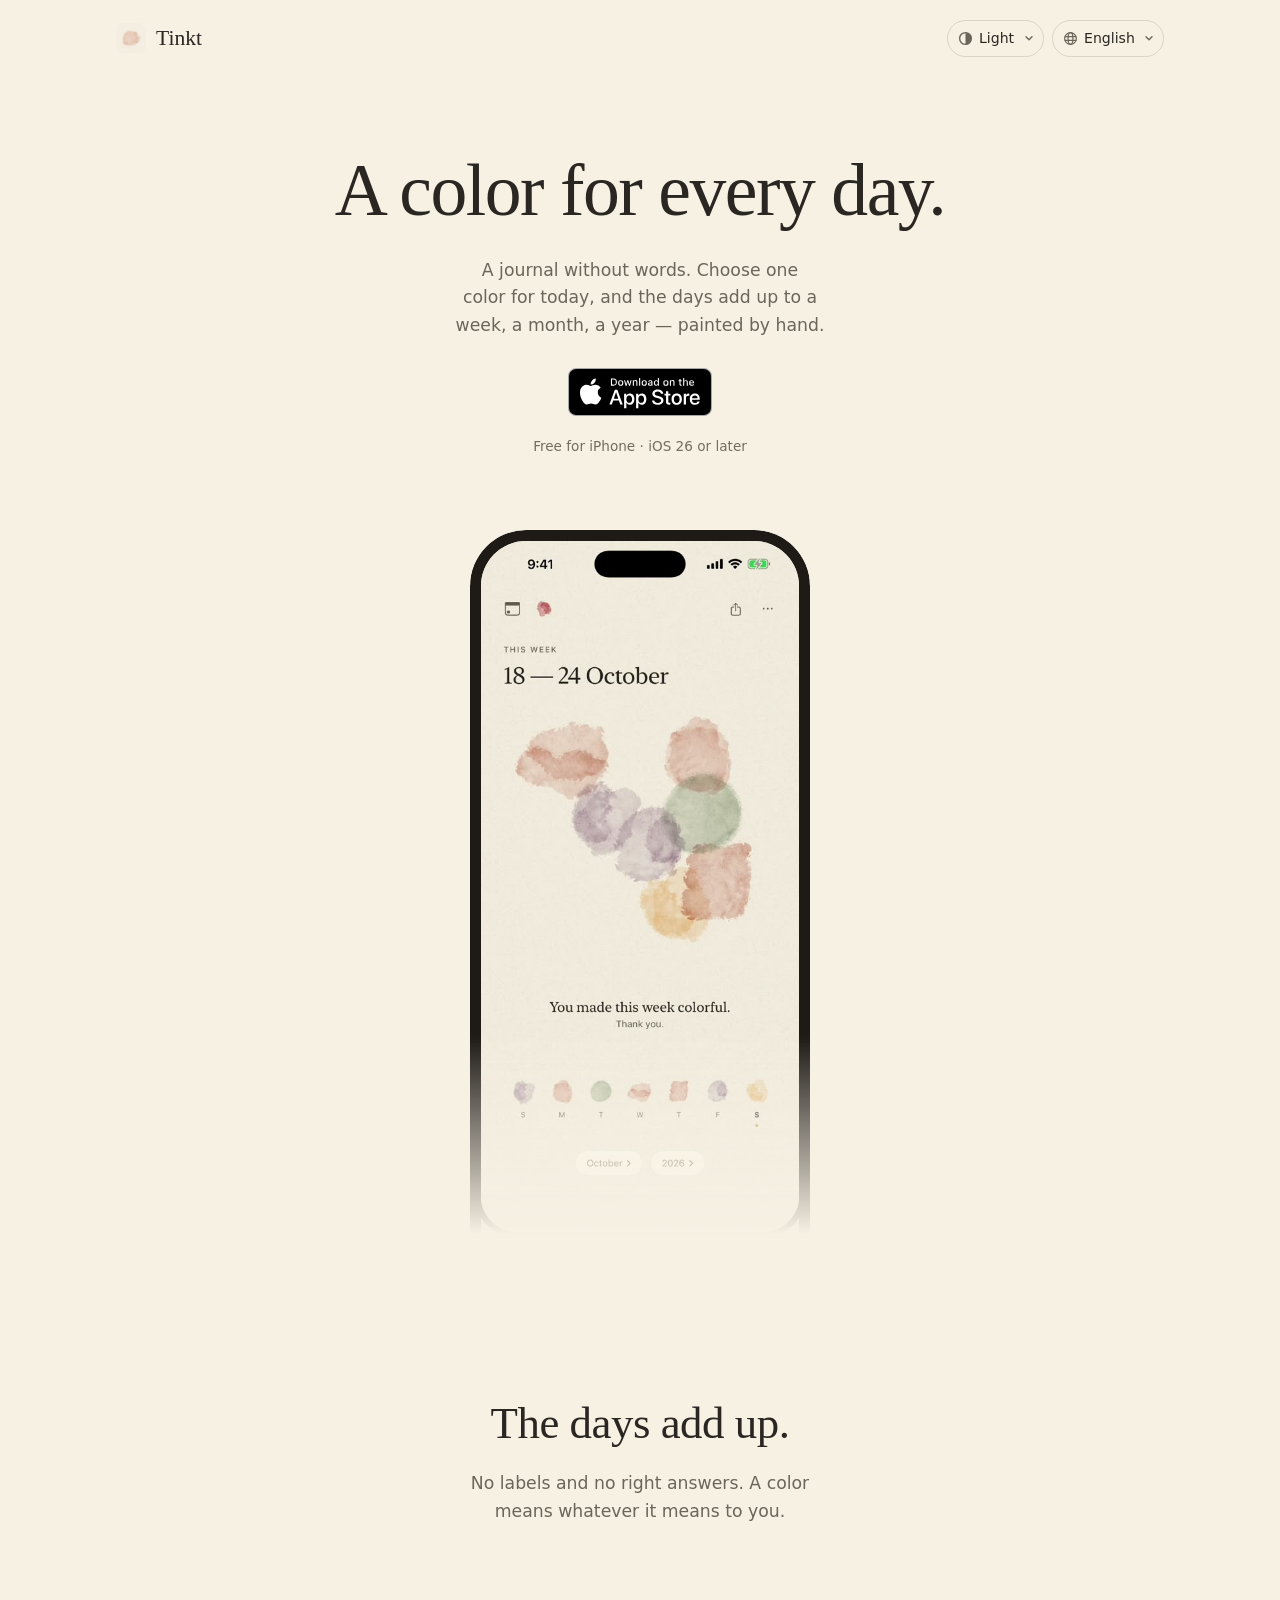
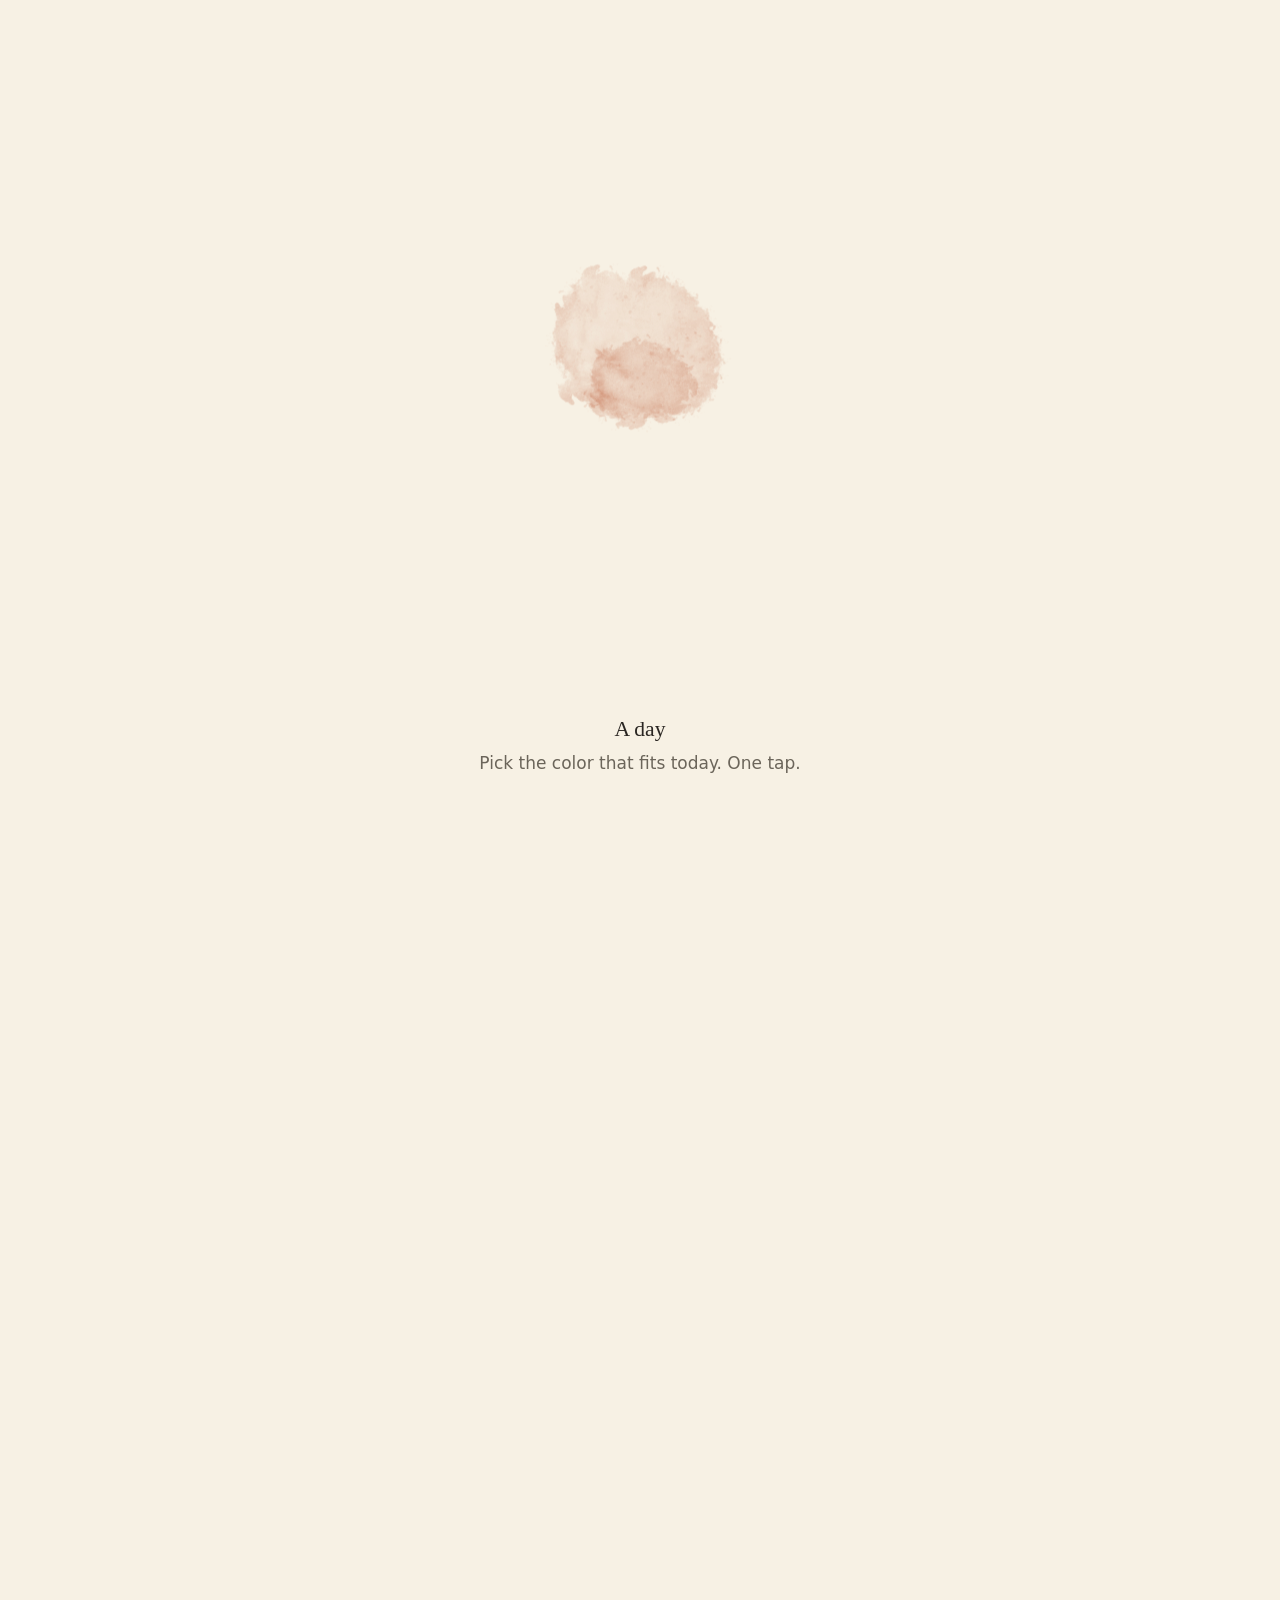
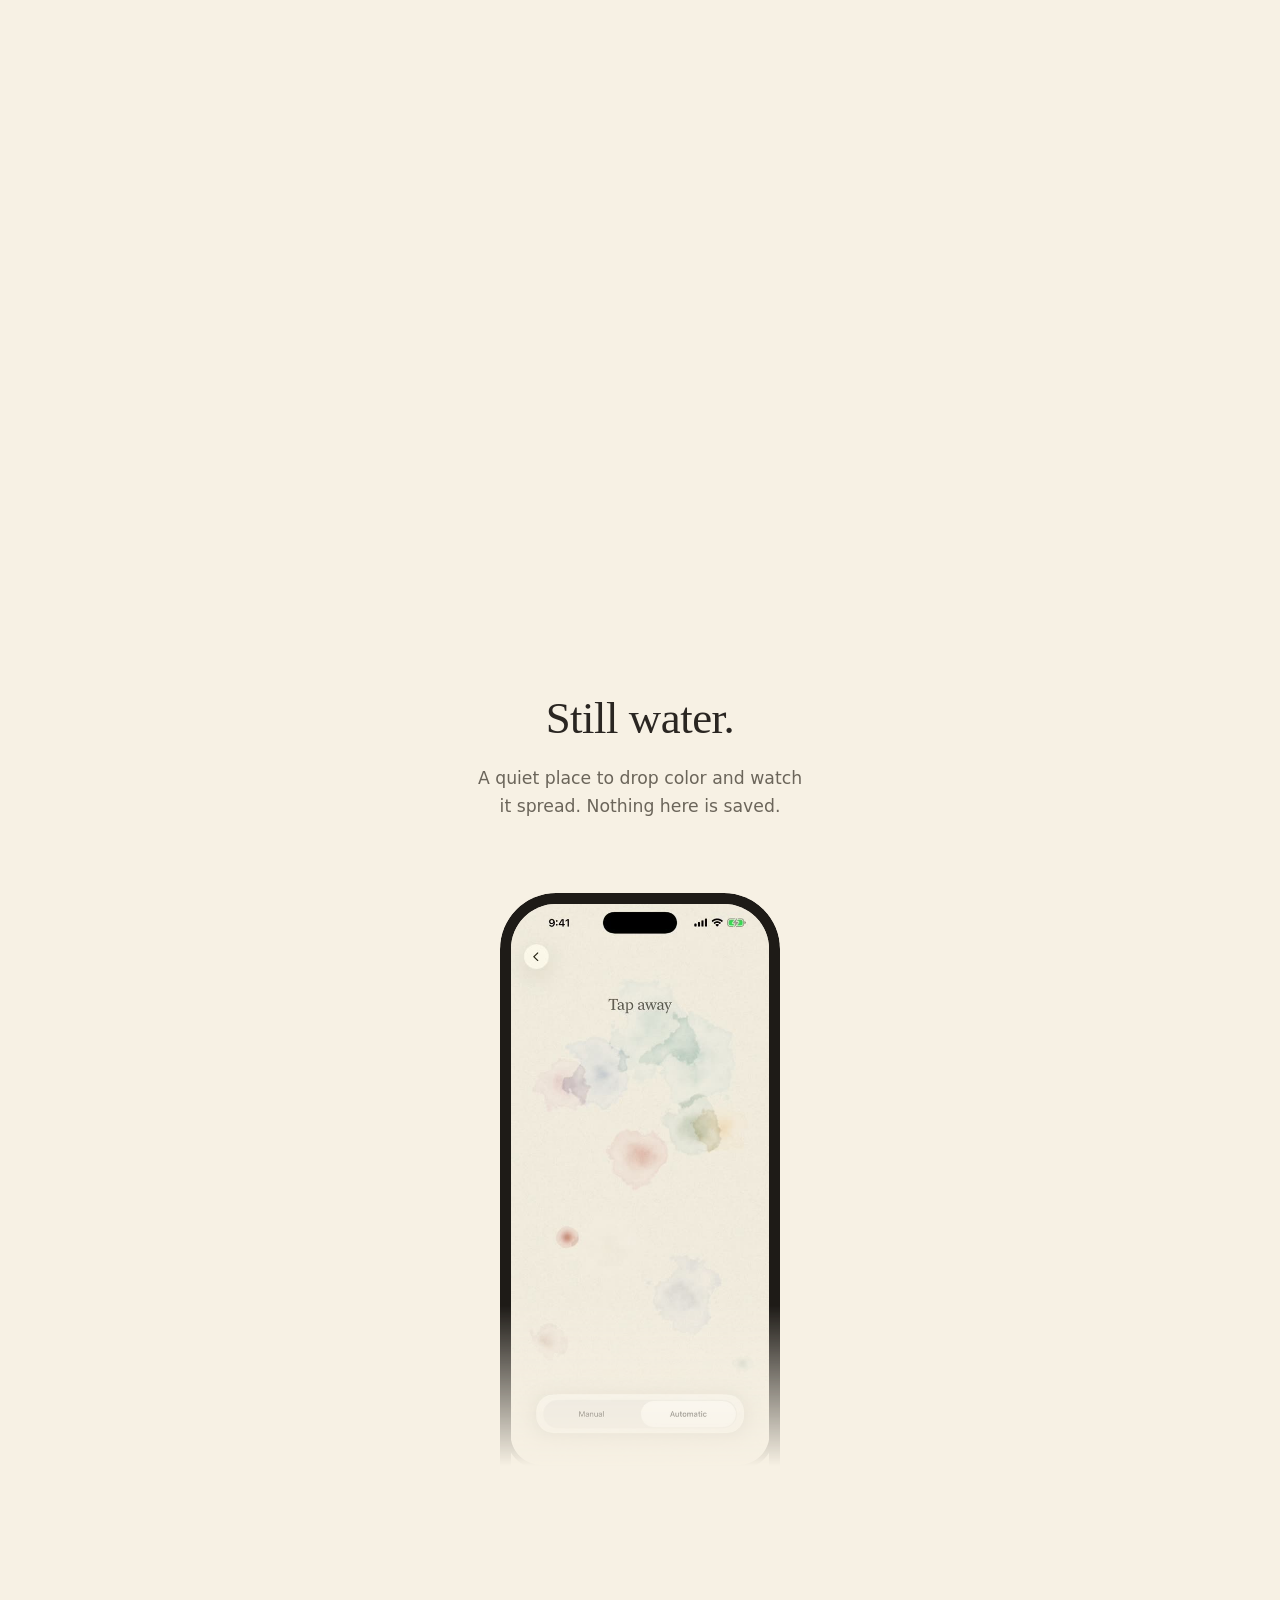
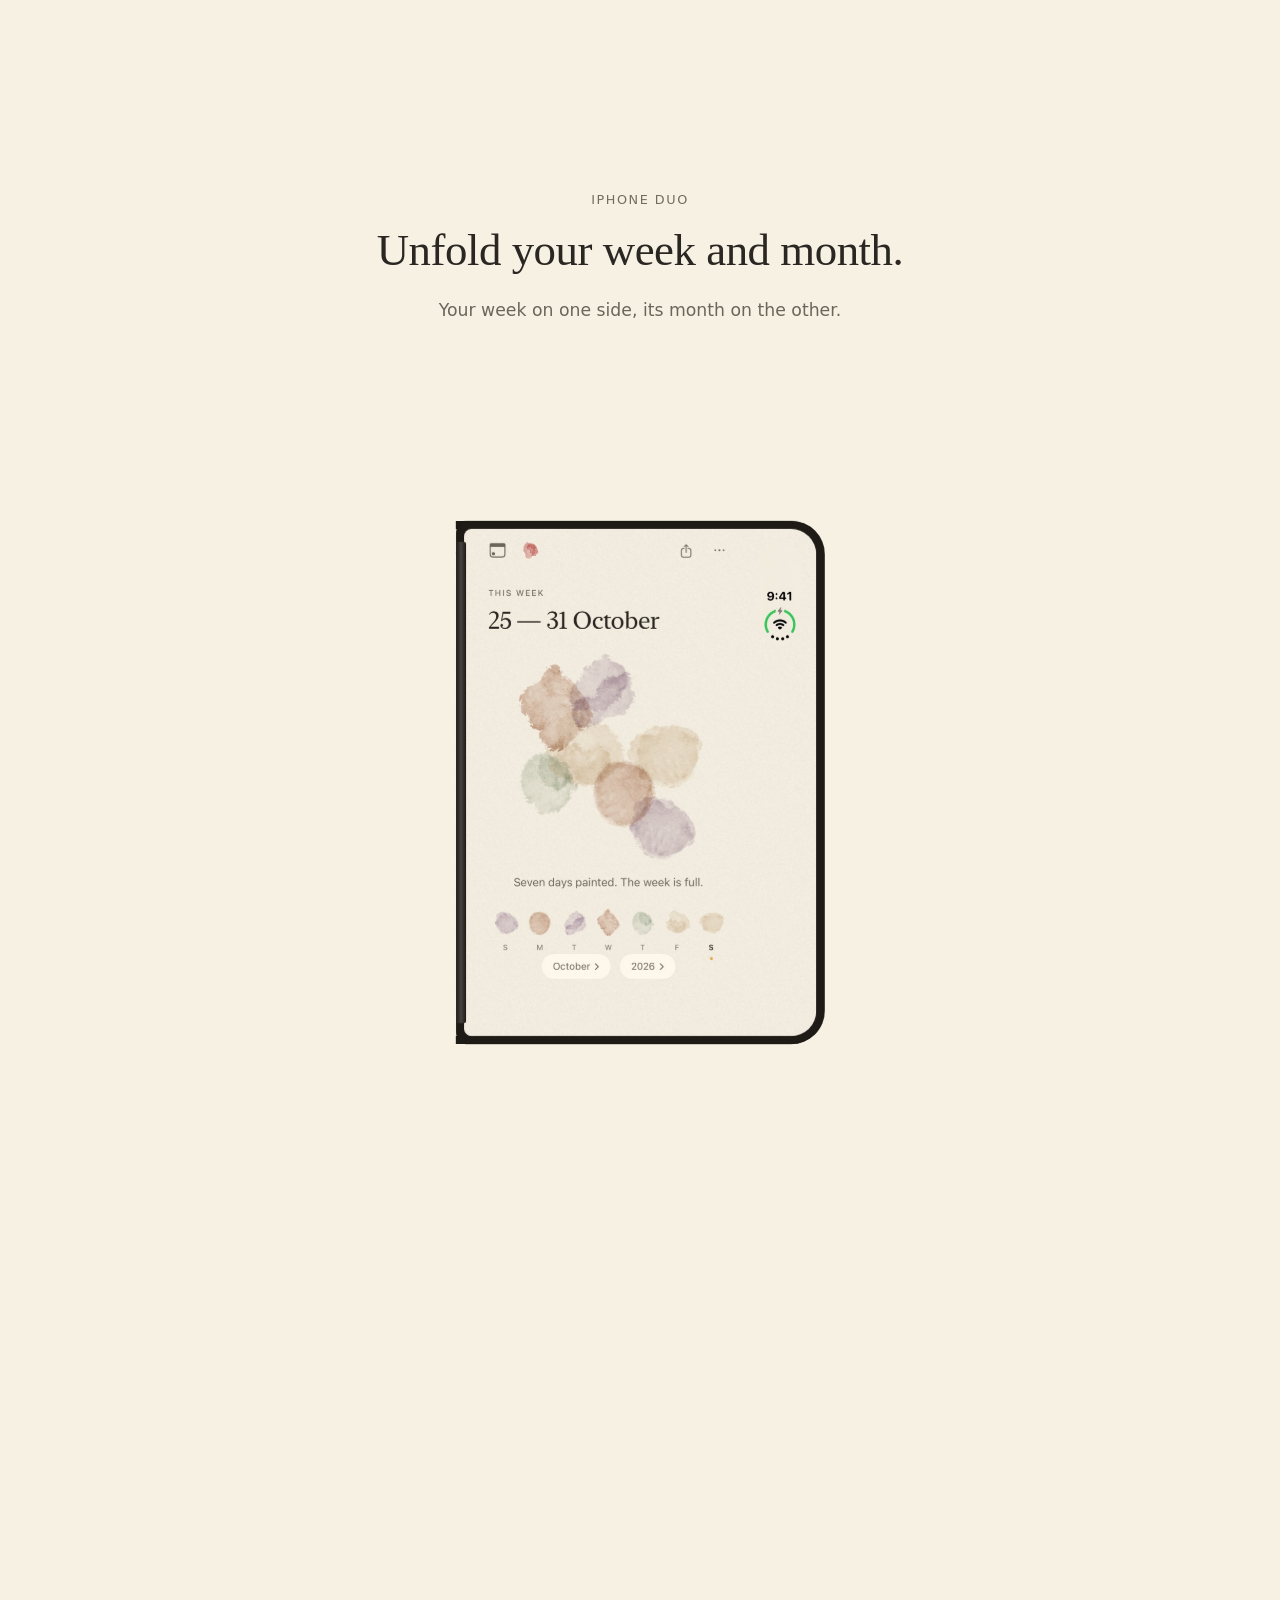
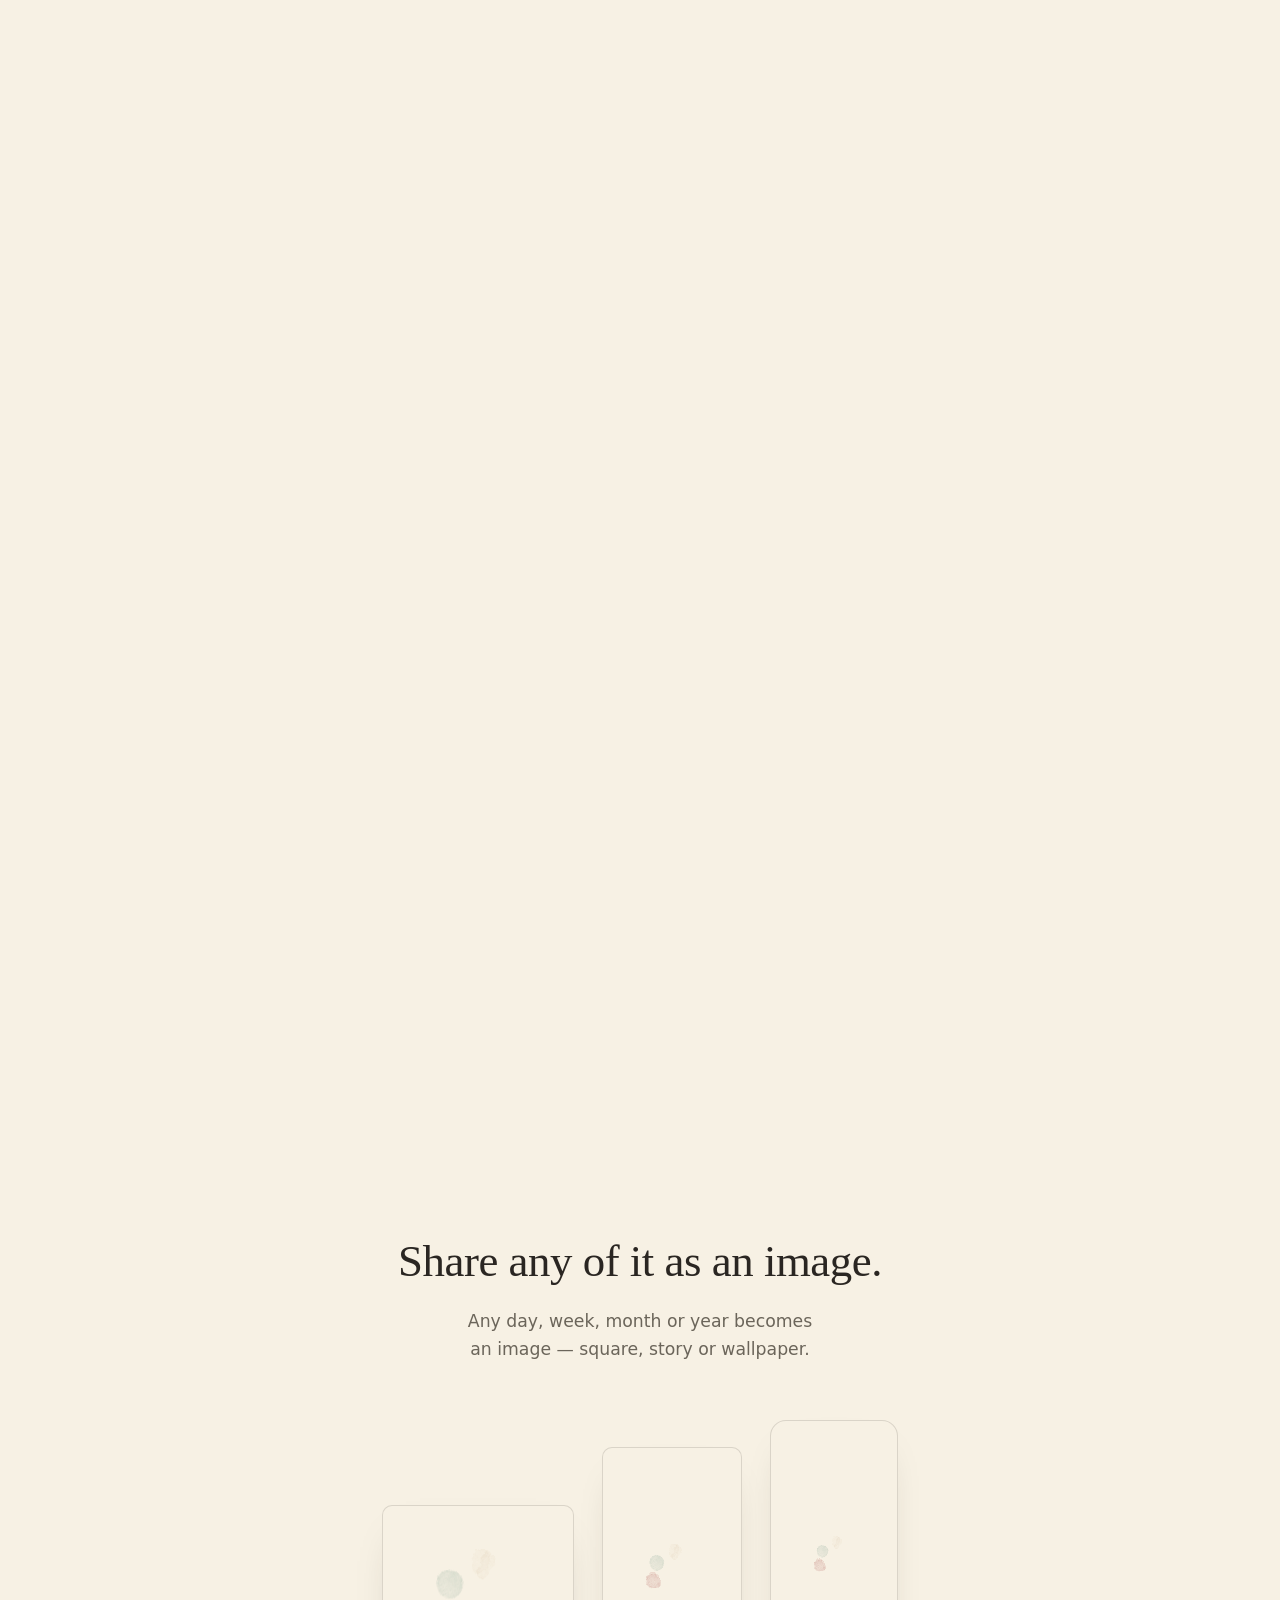
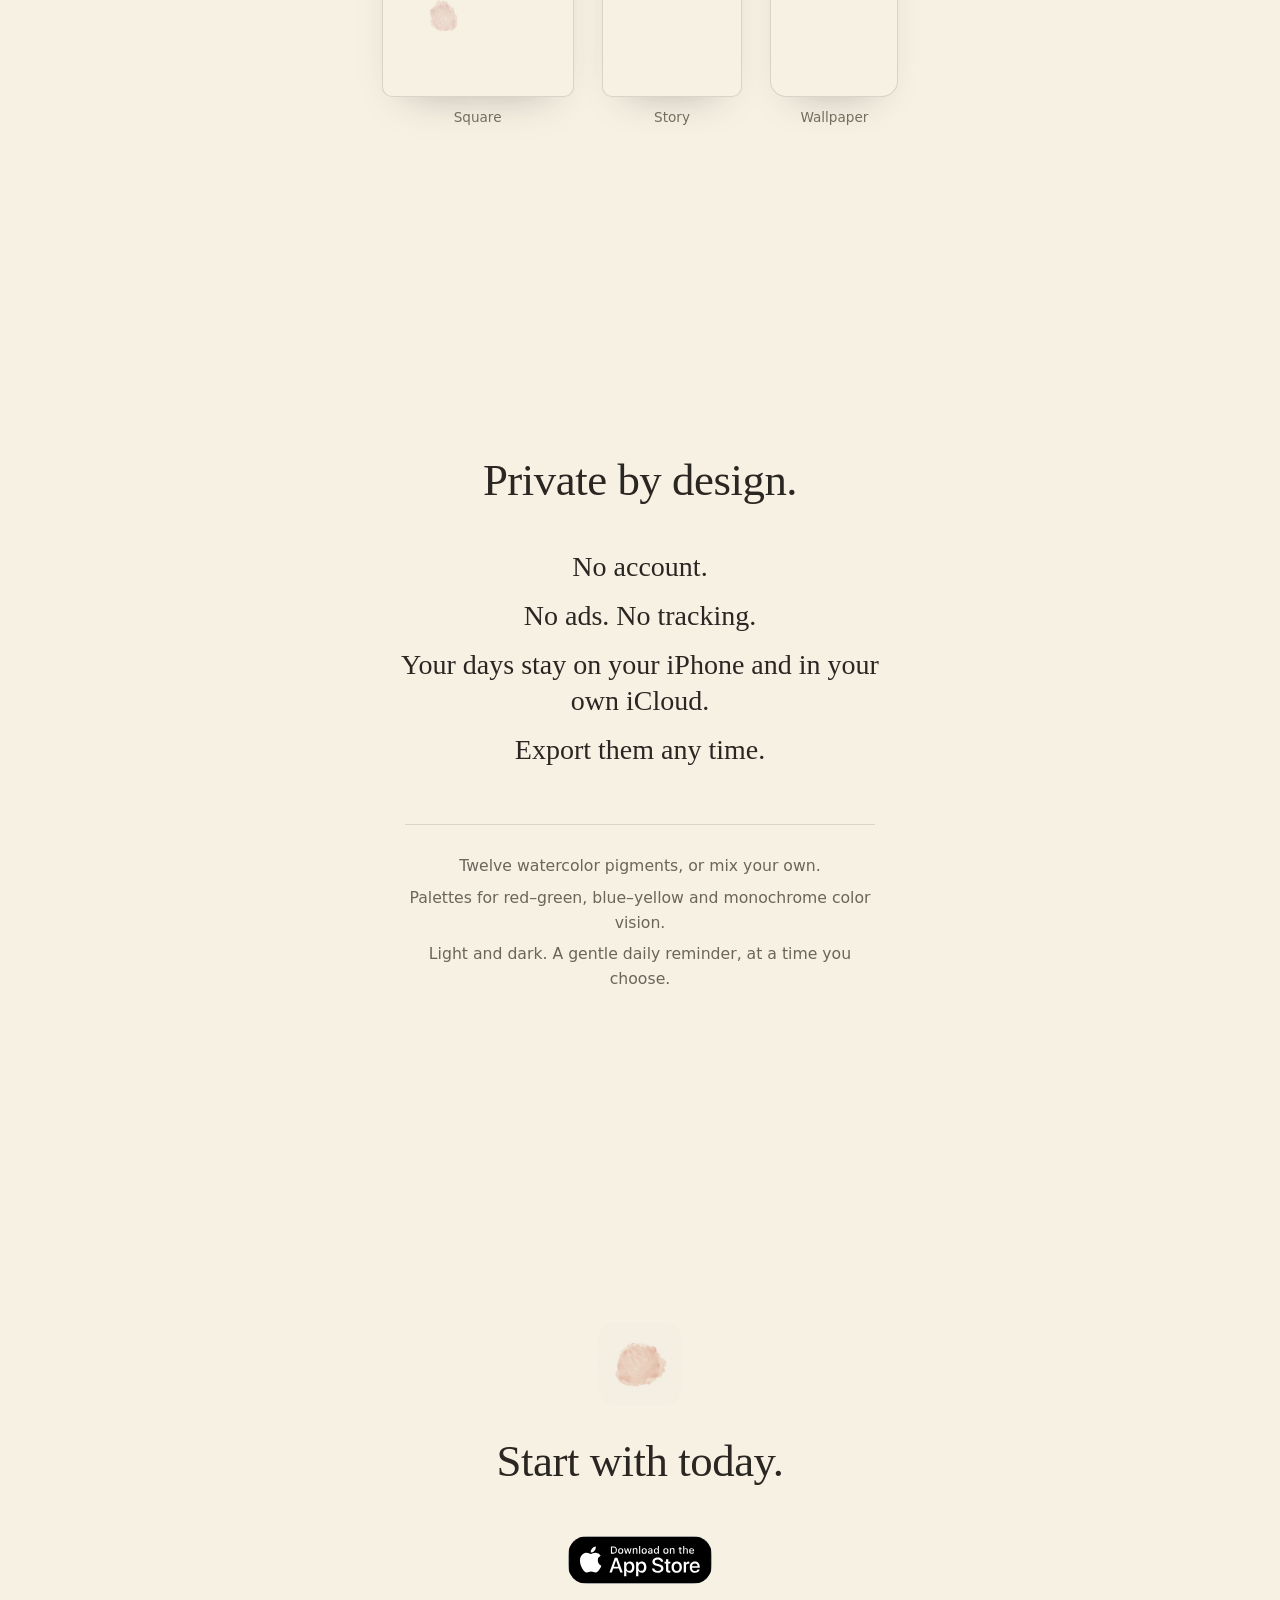
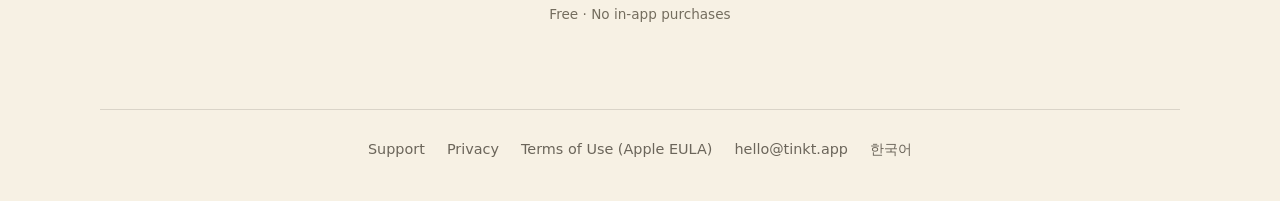
<file: index.html>
<!doctype html>
<html lang="en">
<head>
<script>try{if(localStorage.getItem("theme")==="dark")document.documentElement.dataset.theme="dark"}catch(e){}</script>
<meta charset="utf-8">
<meta name="viewport" content="width=device-width, initial-scale=1">
<title>Tinkt — A color for every day</title>
<meta name="description" content="Tinkt is a journal without words for iPhone. One watercolor color a day; the days add up to a week, a month and a year, painted by hand. No account, no ads, no tracking.">
<meta name="theme-color" content="#F7F1E4">
<meta property="og:title" content="Tinkt — A color for every day">
<meta property="og:description" content="A journal without words. One color a day, painted in watercolor.">
<meta property="og:image" content="https://tinkt.app/assets/og-en.jpg">
<meta property="og:image:width" content="1200">
<meta property="og:image:height" content="630">
<meta name="twitter:card" content="summary_large_image">
<link rel="icon" href="/apple-touch-icon.png">
<link rel="apple-touch-icon" href="/apple-touch-icon.png">
<link rel="alternate" hreflang="ko" href="https://tinkt.app/ko">
<link rel="stylesheet" href="/style.css?v=10">
</head>
<body class="home">

<header class="top">
  <a class="mark" href="/"><img src="/assets/icon.png" alt="">Tinkt</a>
  <nav class="pickers">
    <label class="pick"><svg class="ico" viewBox="0 0 16 16" aria-hidden="true"><circle cx="8" cy="8" r="6.25" fill="none" stroke="currentColor" stroke-width="1.5"/><path d="M8 1.75a6.25 6.25 0 0 1 0 12.5z" fill="currentColor"/></svg><select class="theme-pick" aria-label="Appearance"><option value="light">Light</option><option value="dark">Dark</option></select><svg class="chev" viewBox="0 0 10 10" aria-hidden="true"><path d="M2 3.75 5 6.75l3-3" fill="none" stroke="currentColor" stroke-width="1.4" stroke-linecap="round" stroke-linejoin="round"/></svg></label>
    <label class="pick"><svg class="ico" viewBox="0 0 16 16" aria-hidden="true" fill="none" stroke="currentColor" stroke-width="1.3"><circle cx="8" cy="8" r="6.25"/><ellipse cx="8" cy="8" rx="2.6" ry="6.25"/><path d="M1.9 6h12.2M1.9 10h12.2"/></svg><select class="lang-pick" aria-label="Language"><option value="/" lang="en" selected>English</option><option value="/ko" lang="ko">한국어</option></select><svg class="chev" viewBox="0 0 10 10" aria-hidden="true"><path d="M2 3.75 5 6.75l3-3" fill="none" stroke="currentColor" stroke-width="1.4" stroke-linecap="round" stroke-linejoin="round"/></svg></label>
  </nav>
</header>

<main>
  <section class="hero">
    <h1>A color for every day.</h1>
    <p class="lede">A journal without words. Choose one color for today, and the days add up to a week, a month, a year — painted by hand.</p>
    <a class="badge" href="https://apps.apple.com/app/id6827853516"><img class="blk" src="/assets/app-store-en-black.svg" alt="Download on the App Store" width="144" height="48"><img class="wht" src="/assets/app-store-en-white.svg" alt="Download on the App Store" width="144" height="48"></a>
    <p class="fine">Free for iPhone · iOS 26 or later</p>
    <div class="phone">
      <video muted loop playsinline preload="metadata" poster="/assets/tinkt-loop.jpg" aria-label="Tinkt on iPhone: a week, a month and a year of watercolor days">
        <source src="/assets/tinkt-loop.mp4" type="video/mp4">
      </video>
    </div>
  </section>

  <section class="how">
    <h2 class="reveal">The days add up.</h2>
    <p class="lede reveal">No labels and no right answers. A color means whatever it means to you.</p>
    <div class="morph">
      <div class="stage">
        <canvas role="img" aria-label="One painted day becomes a week, then a month, then a year of watercolor days"></canvas>
        <div class="caps-stack">
          <div class="cap"><p class="label">A day</p><p class="note">Pick the color that fits today. One tap.</p></div>
          <div class="cap"><p class="label">A week</p><p class="note">Seven days, one small painting.</p></div>
          <div class="cap"><p class="label">A month</p><p class="note">Each month, its own painting.</p></div>
          <div class="cap"><p class="label">A year</p><p class="note">Twelve months, painted day by day.</p></div>
        </div>
      </div>
    </div>
  </section>

  <section class="water">
    <h2 class="reveal">Still water.</h2>
    <p class="lede reveal">A quiet place to drop color and watch it spread. Nothing here is saved.</p>
    <div class="phone reveal">
      <video muted loop playsinline preload="none" poster="/assets/still-water.jpg" aria-label="Drops of watercolor spreading on paper">
        <source src="/assets/still-water.mp4" type="video/mp4">
      </video>
    </div>
  </section>

  <section class="duo">
    <p class="kicker reveal">iPhone Duo</p>
    <h2 class="reveal">Unfold your week and month.</h2>
    <p class="lede reveal">Your week on one side, its month on the other.</p>
    <div class="duo-scroll">
      <div class="duo-stage">
        <div class="duo-try" role="img" aria-label="iPhone Duo opening as you scroll: closed, it shows this week; open, the week sits beside its month"><span class="dev"><span class="rig"><span class="pl"><span class="face in"><span class="scr"><img src="/assets/duo-en.jpg" alt="" width="1440" height="1013" loading="lazy"></span><span class="shade"></span></span><span class="face out"><span class="scr"><img src="/assets/duofold-en.jpg" alt="" width="687" height="1000" loading="lazy"></span><span class="spine"></span><span class="shade"></span></span></span><span class="pr"><span class="face in"><span class="scr"><img src="/assets/duo-en.jpg" alt="" width="1440" height="1013" loading="lazy"></span><span class="shade"></span></span><span class="face back"></span></span></span></span></div>
      </div>
    </div>
  </section>

  <section class="share">
    <h2 class="reveal">Share any of it as an image.</h2>
    <p class="lede reveal">Any day, week, month or year becomes an image — square, story or wallpaper.</p>
    <div class="frames" aria-hidden="true">
      <div class="frame square"><canvas class="painting" data-scale="week"></canvas></div>
      <div class="frame story"><canvas class="painting" data-scale="week"></canvas></div>
      <div class="frame wall"><canvas class="painting" data-scale="week"></canvas></div>
    </div>
    <div class="caps" aria-hidden="true"><span>Square</span><span>Story</span><span>Wallpaper</span></div>
  </section>

  <section class="privacy">
    <h2 class="reveal">Private by design.</h2>
    <ul class="promises reveal">
      <li>No account.</li>
      <li>No ads. No tracking.</li>
      <li>Your days stay on your iPhone and in your own iCloud.</li>
      <li>Export them any time.</li>
    </ul>
    <div class="extras reveal">
      <p>Twelve watercolor pigments, or mix your own.</p>
      <p>Palettes for red–green, blue–yellow and monochrome color vision.</p>
      <p>Light and dark. A gentle daily reminder, at a time you choose.</p>
    </div>
  </section>

  <section class="end">
    <img class="reveal" src="/assets/icon.png" alt="">
    <h2 class="reveal" style="margin-top:20px">Start with today.</h2>
    <a class="badge" href="https://apps.apple.com/app/id6827853516"><img class="blk" src="/assets/app-store-en-black.svg" alt="Download on the App Store" width="144" height="48"><img class="wht" src="/assets/app-store-en-white.svg" alt="Download on the App Store" width="144" height="48"></a>
    <p class="fine">Free · No in-app purchases</p>
  </section>
</main>

<footer>
  <a href="/support">Support</a>
  <a href="/privacy">Privacy</a>
  <a href="https://www.apple.com/legal/internet-services/itunes/dev/stdeula/">Terms of Use (Apple EULA)</a>
  <a href="mailto:hello@tinkt.app">hello@tinkt.app</a>
  <a href="/ko" lang="ko">한국어</a>
</footer>

<script src="/paint.js?v=11" defer></script>
</body>
</html>
</file>
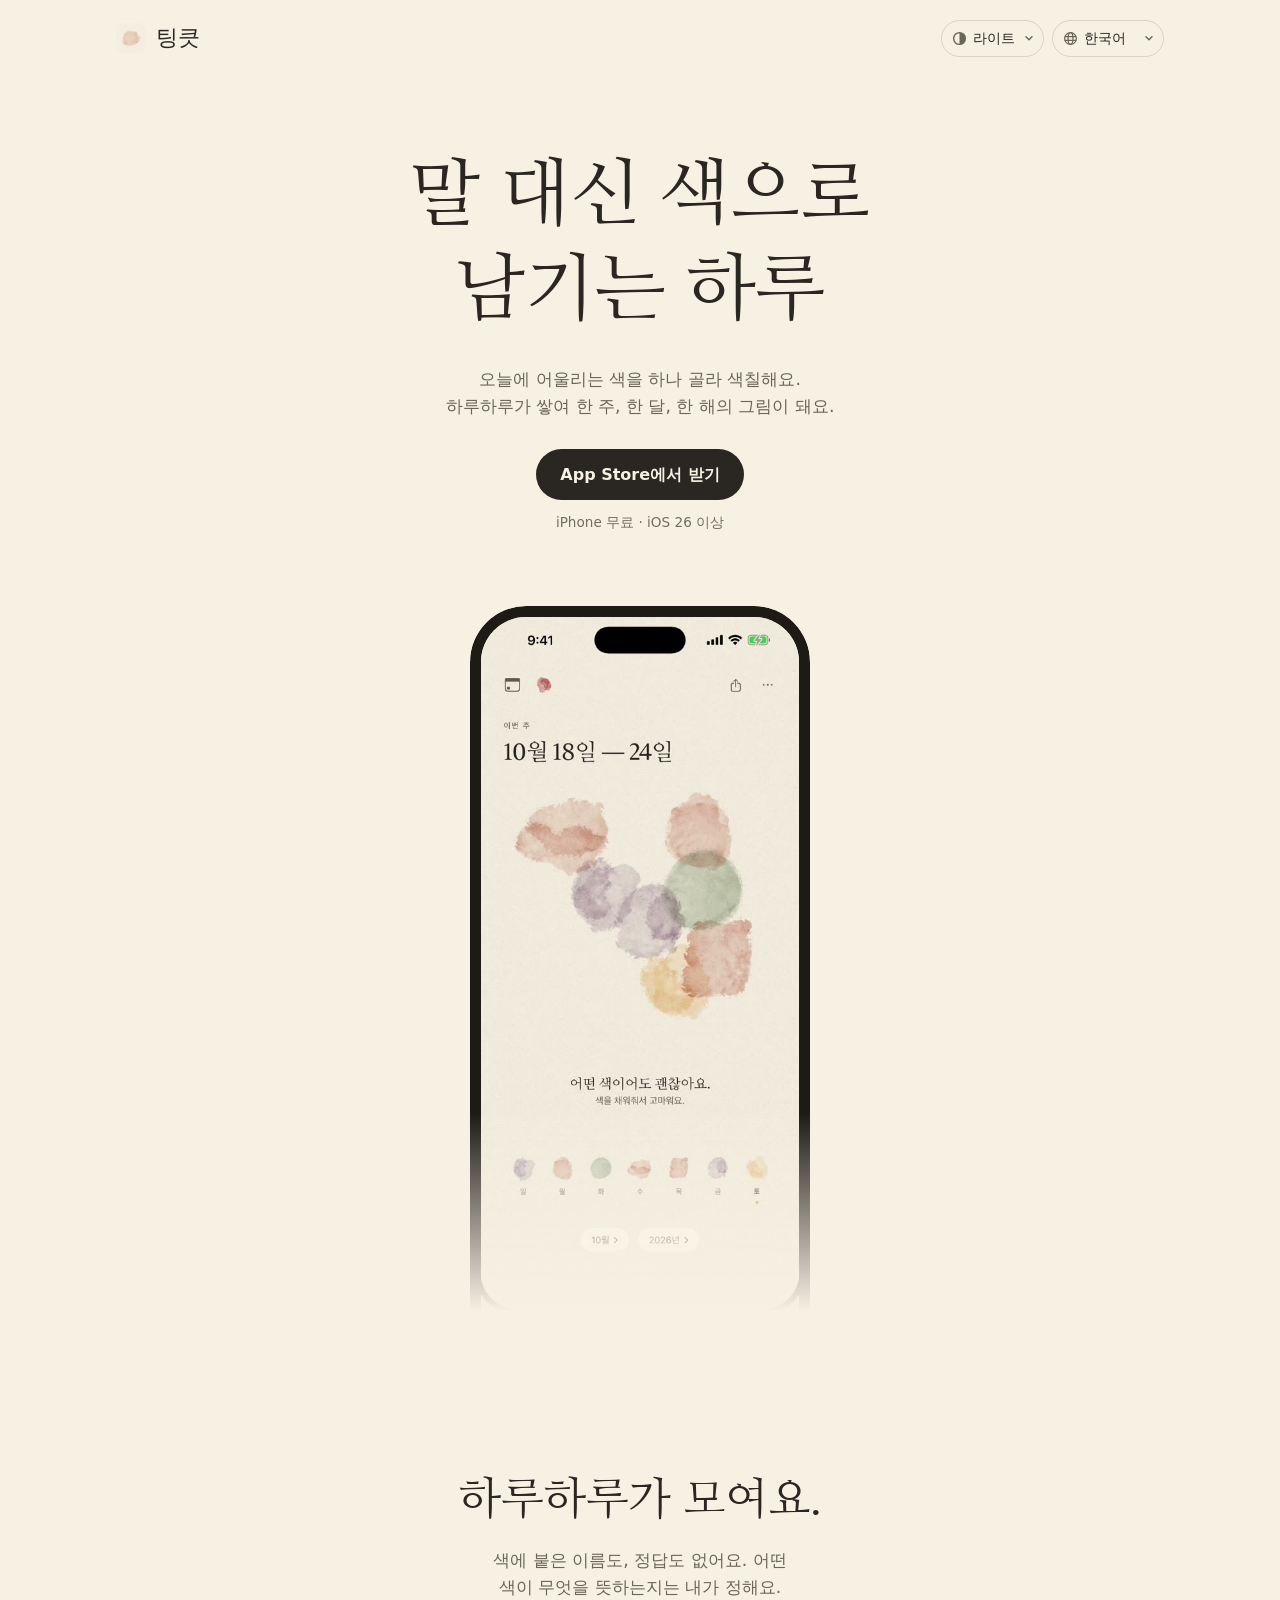
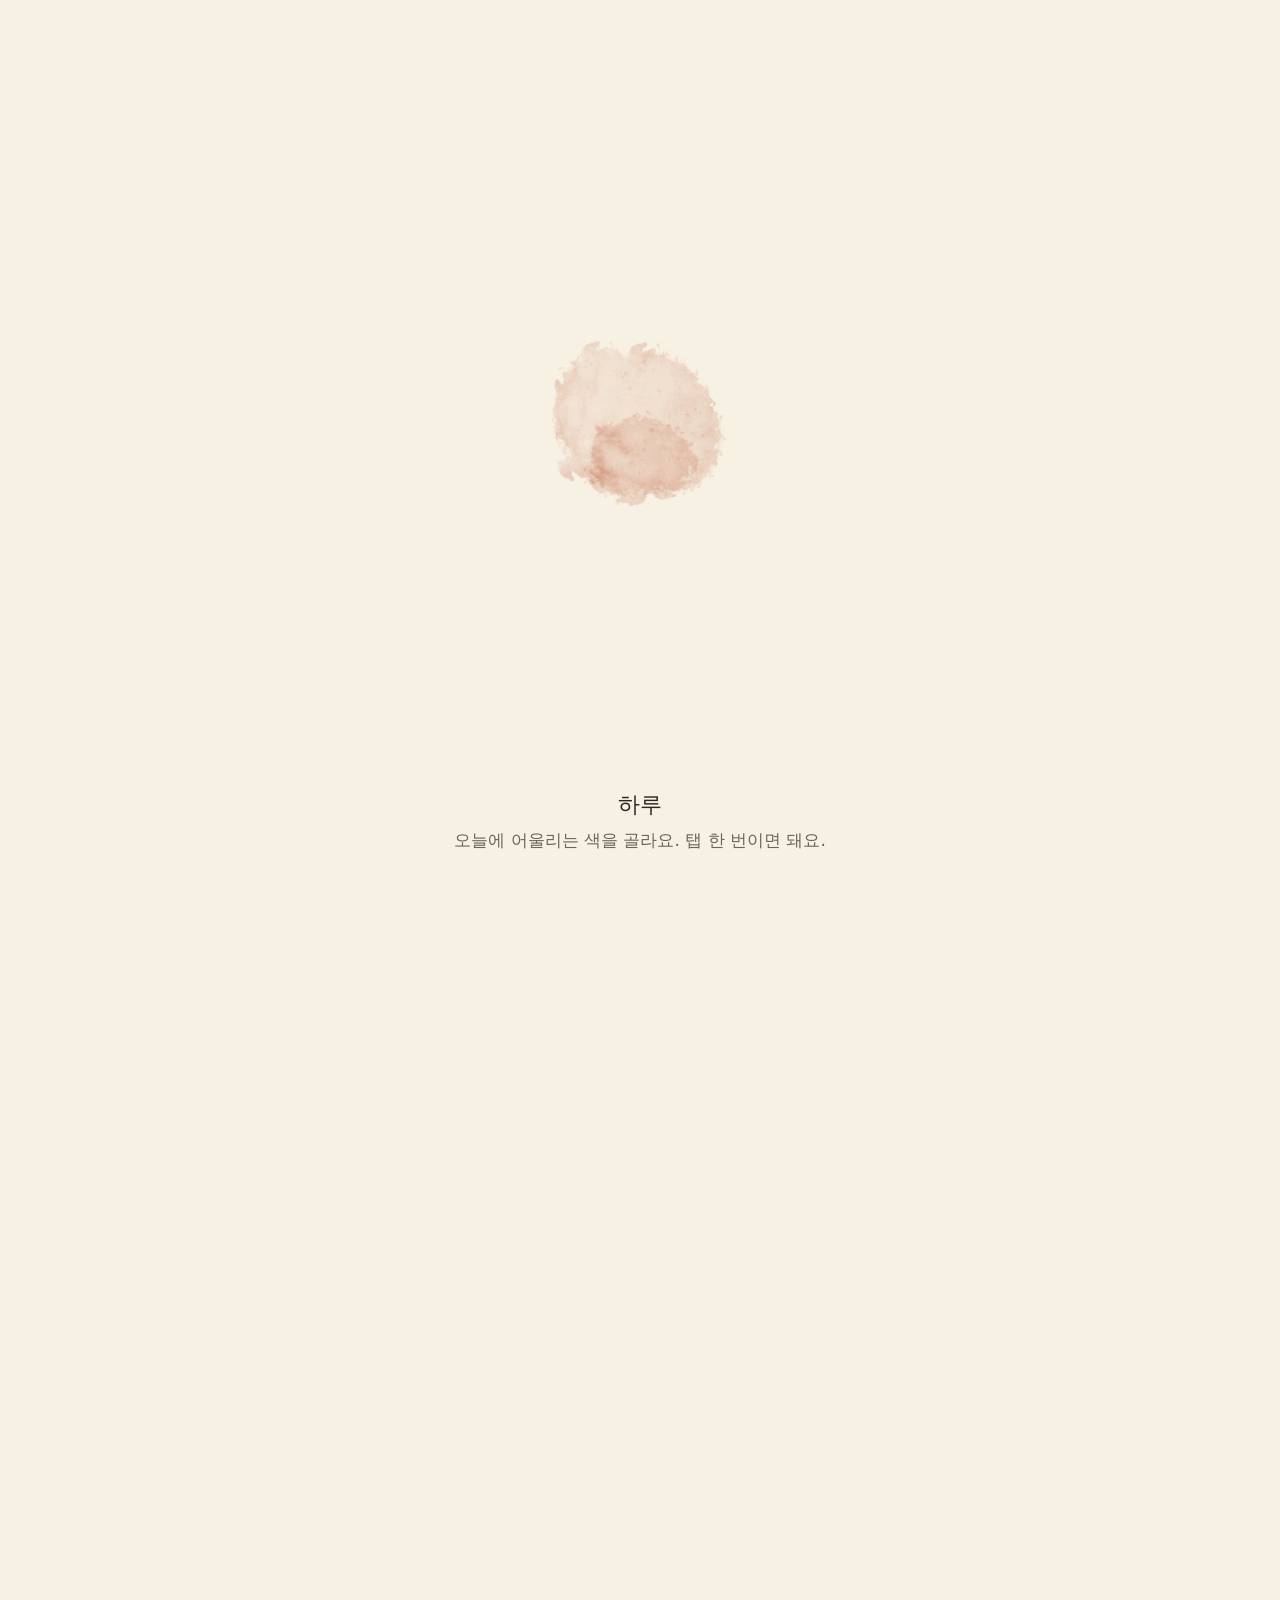
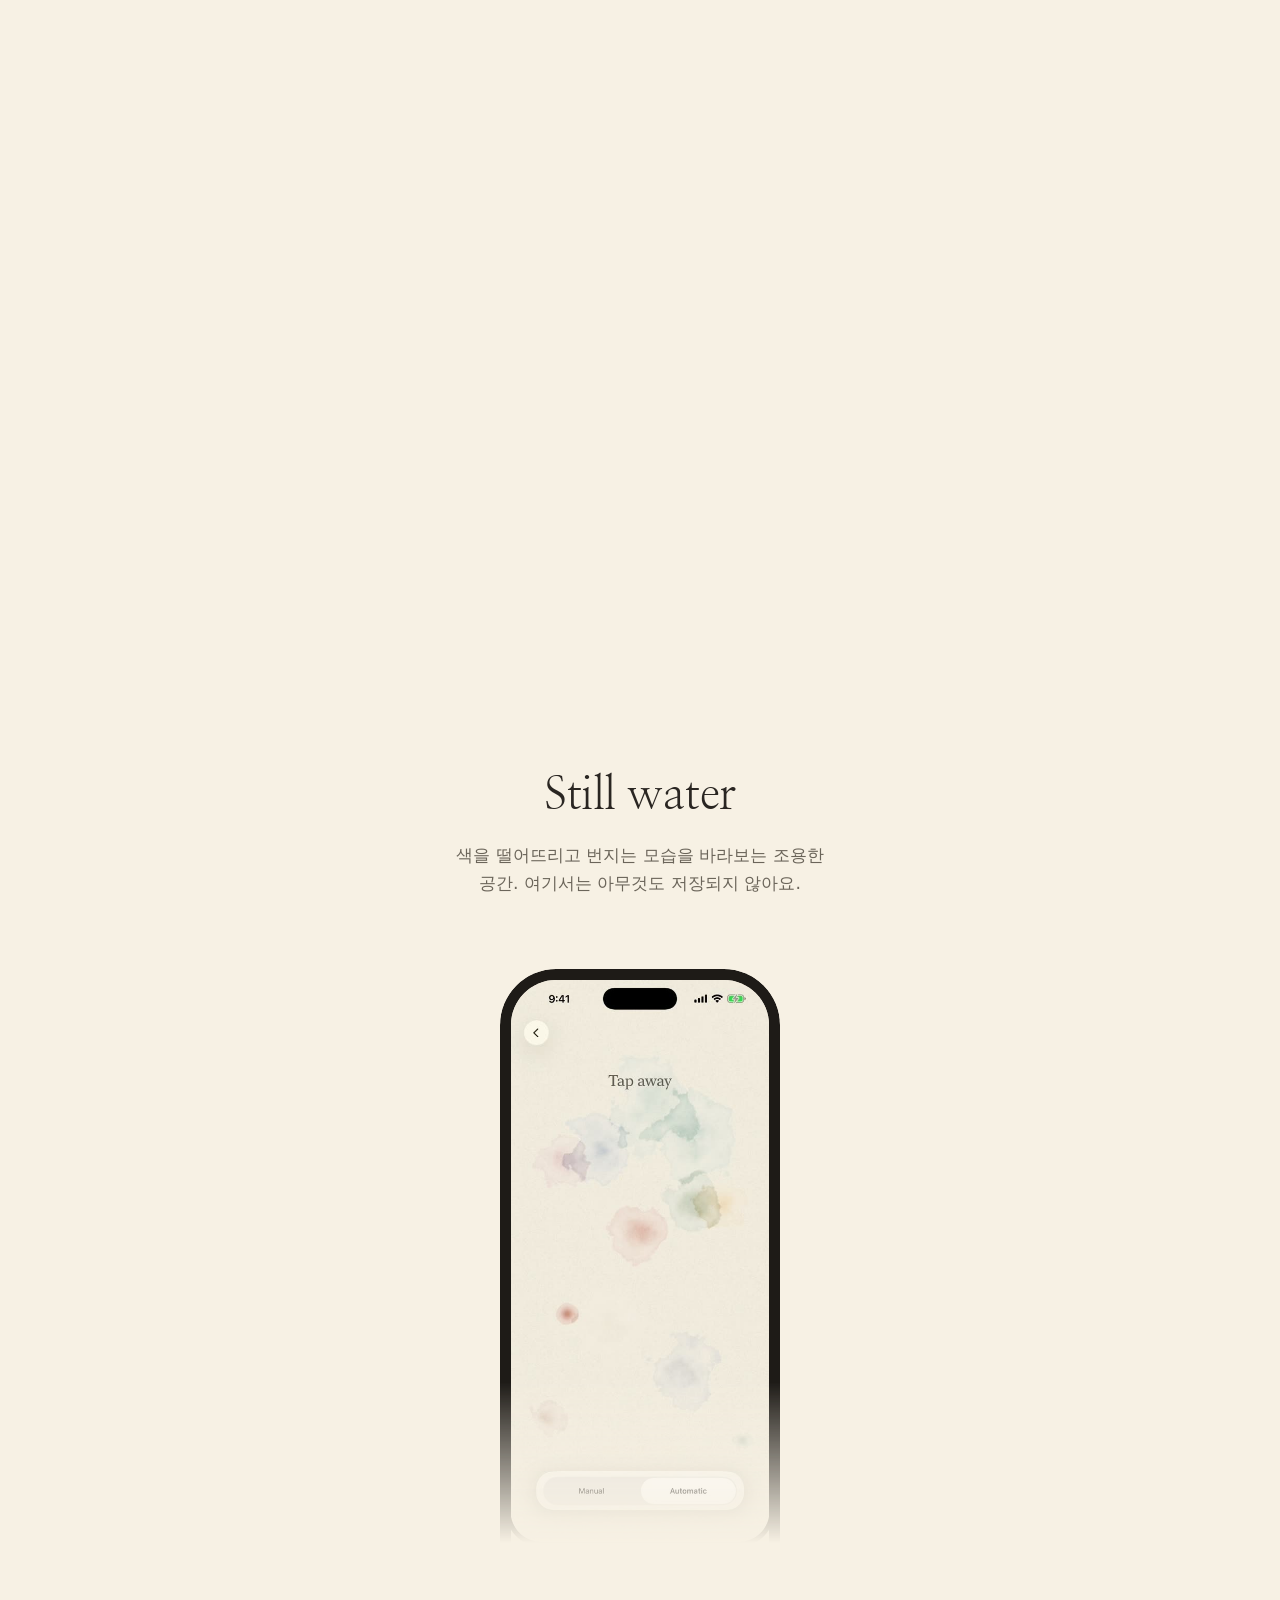
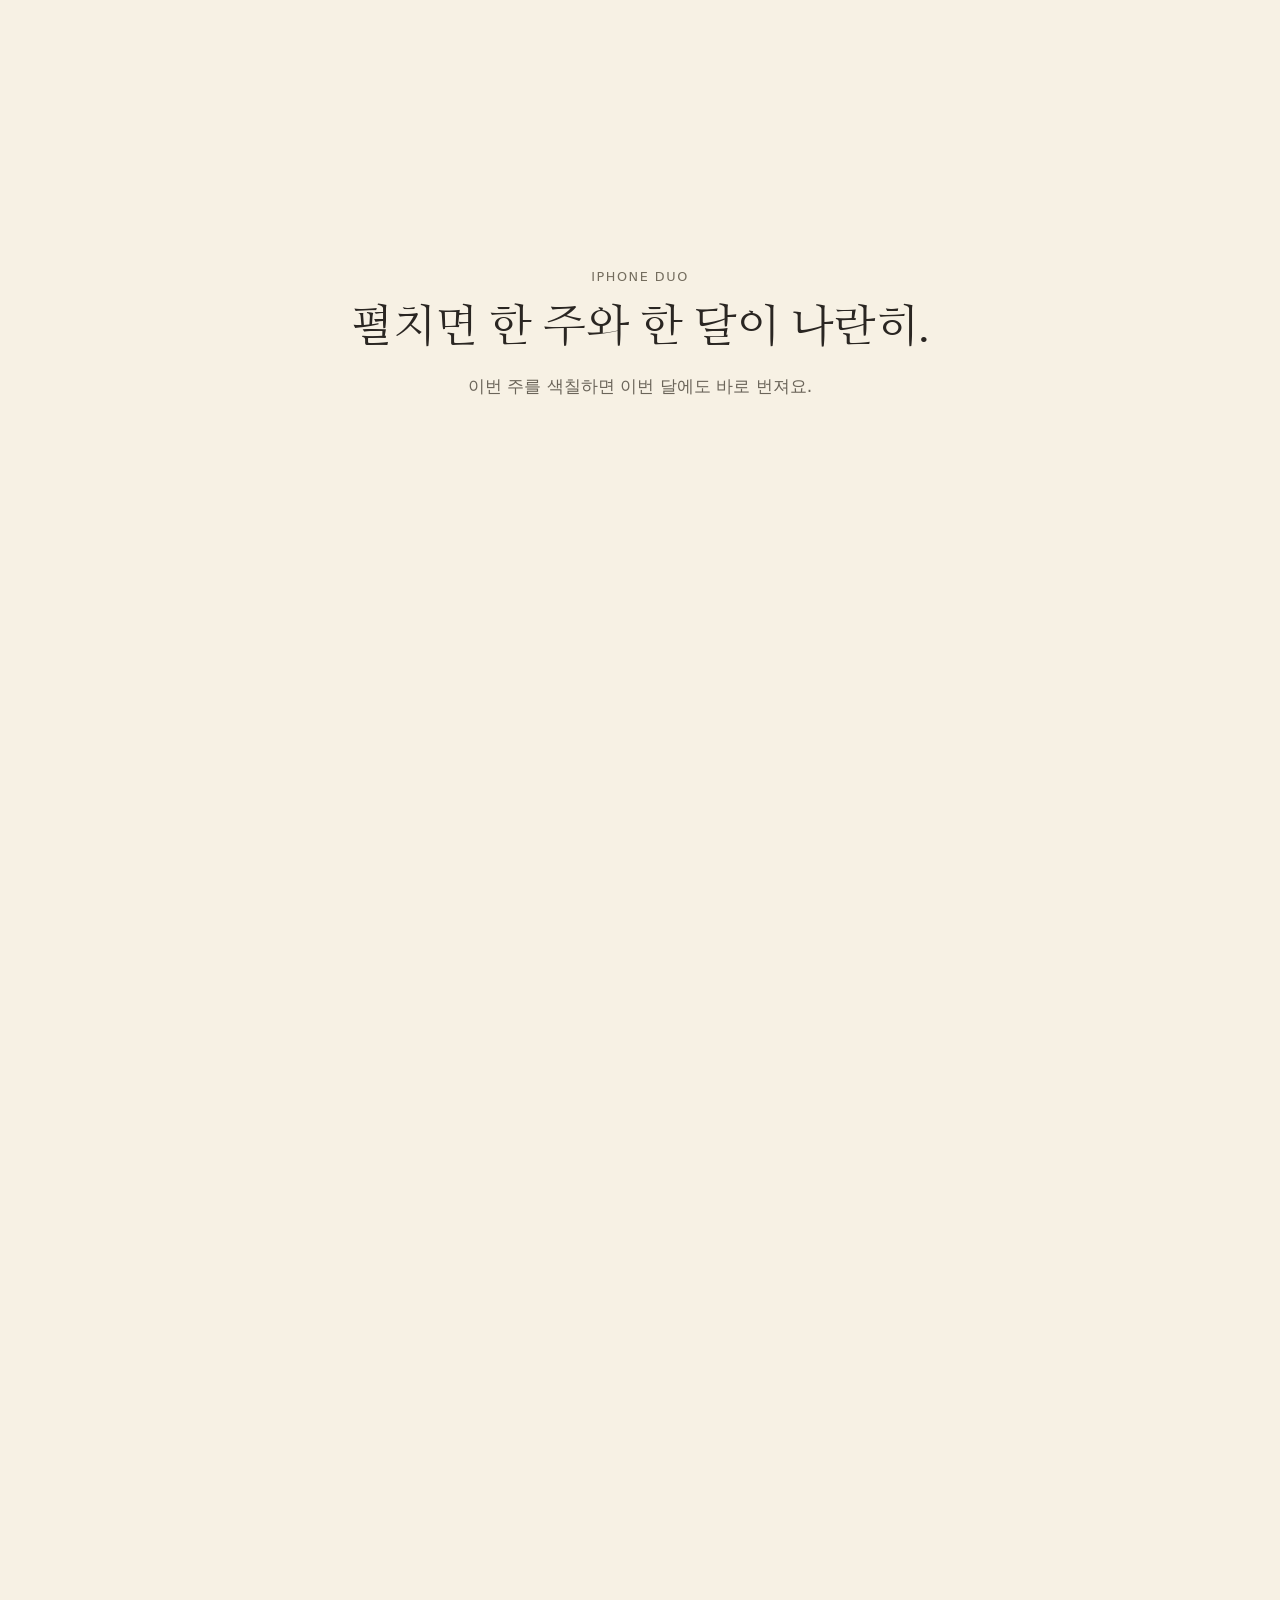
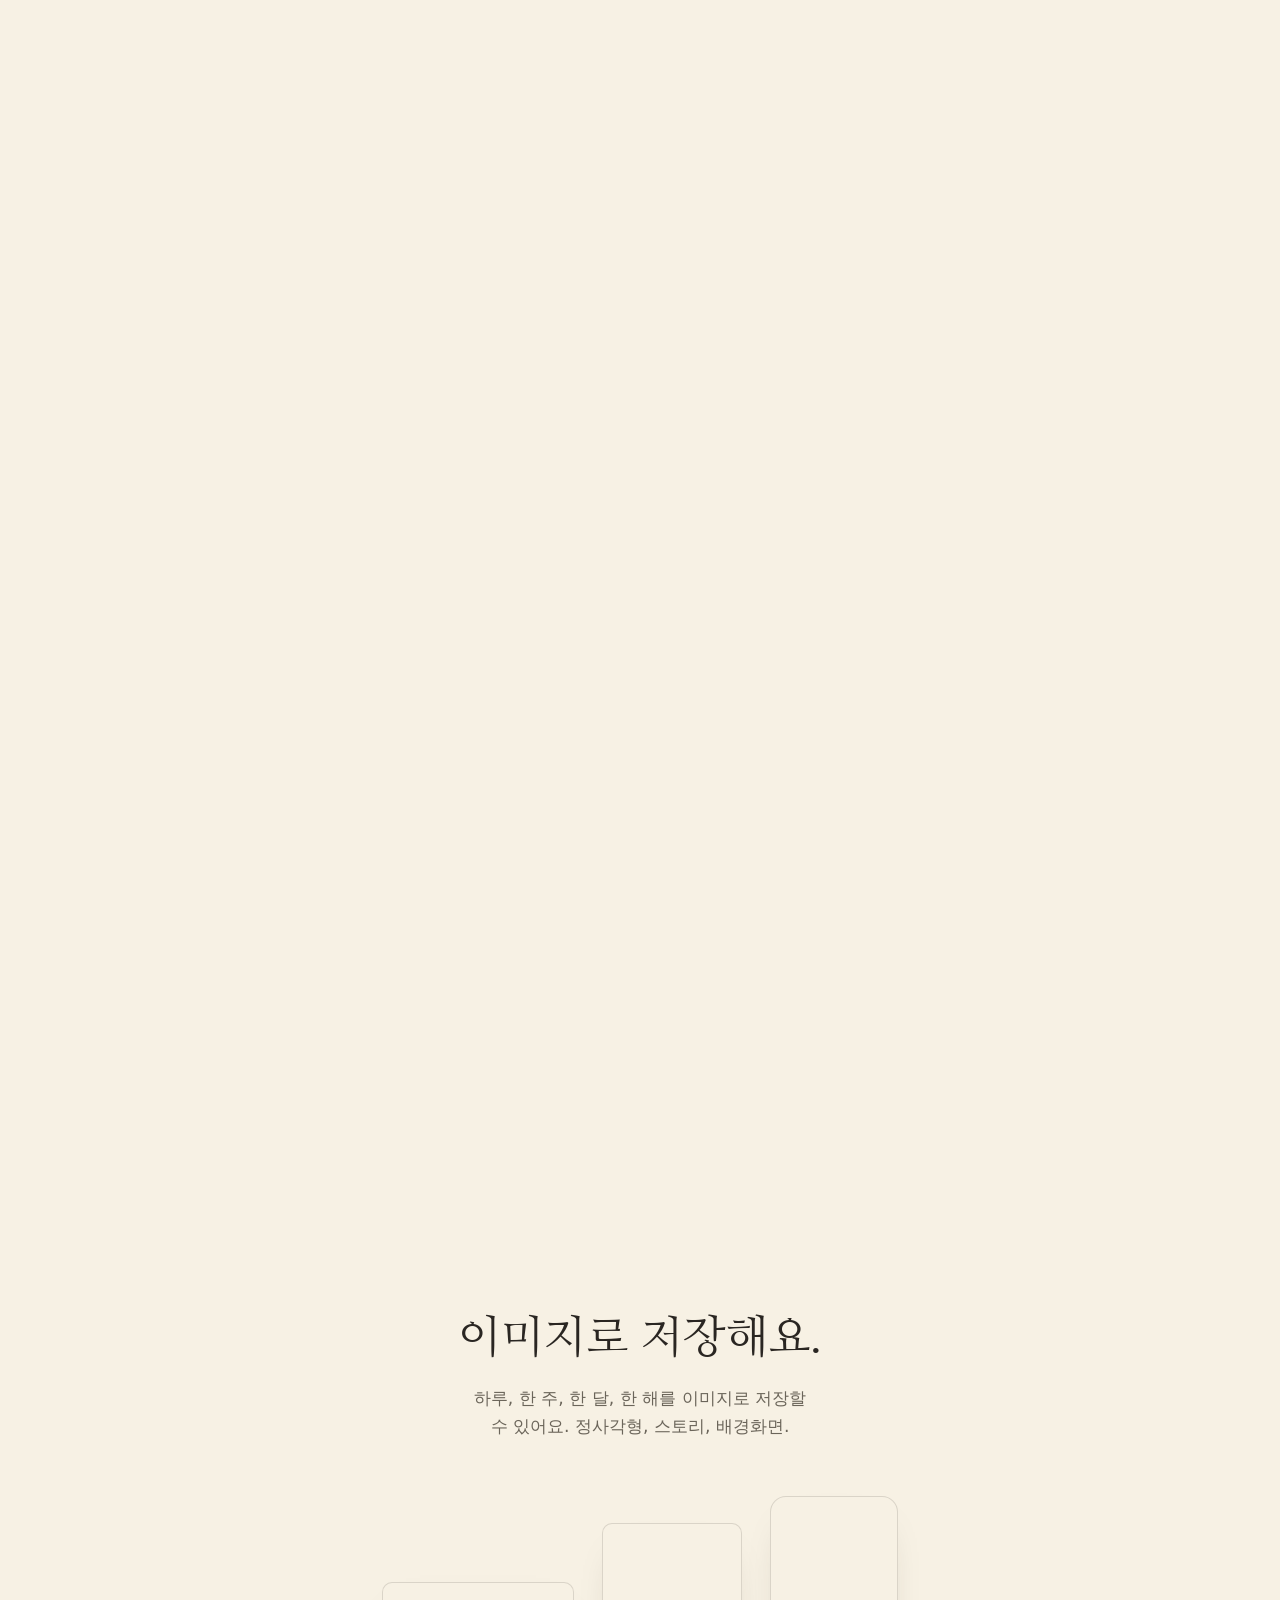
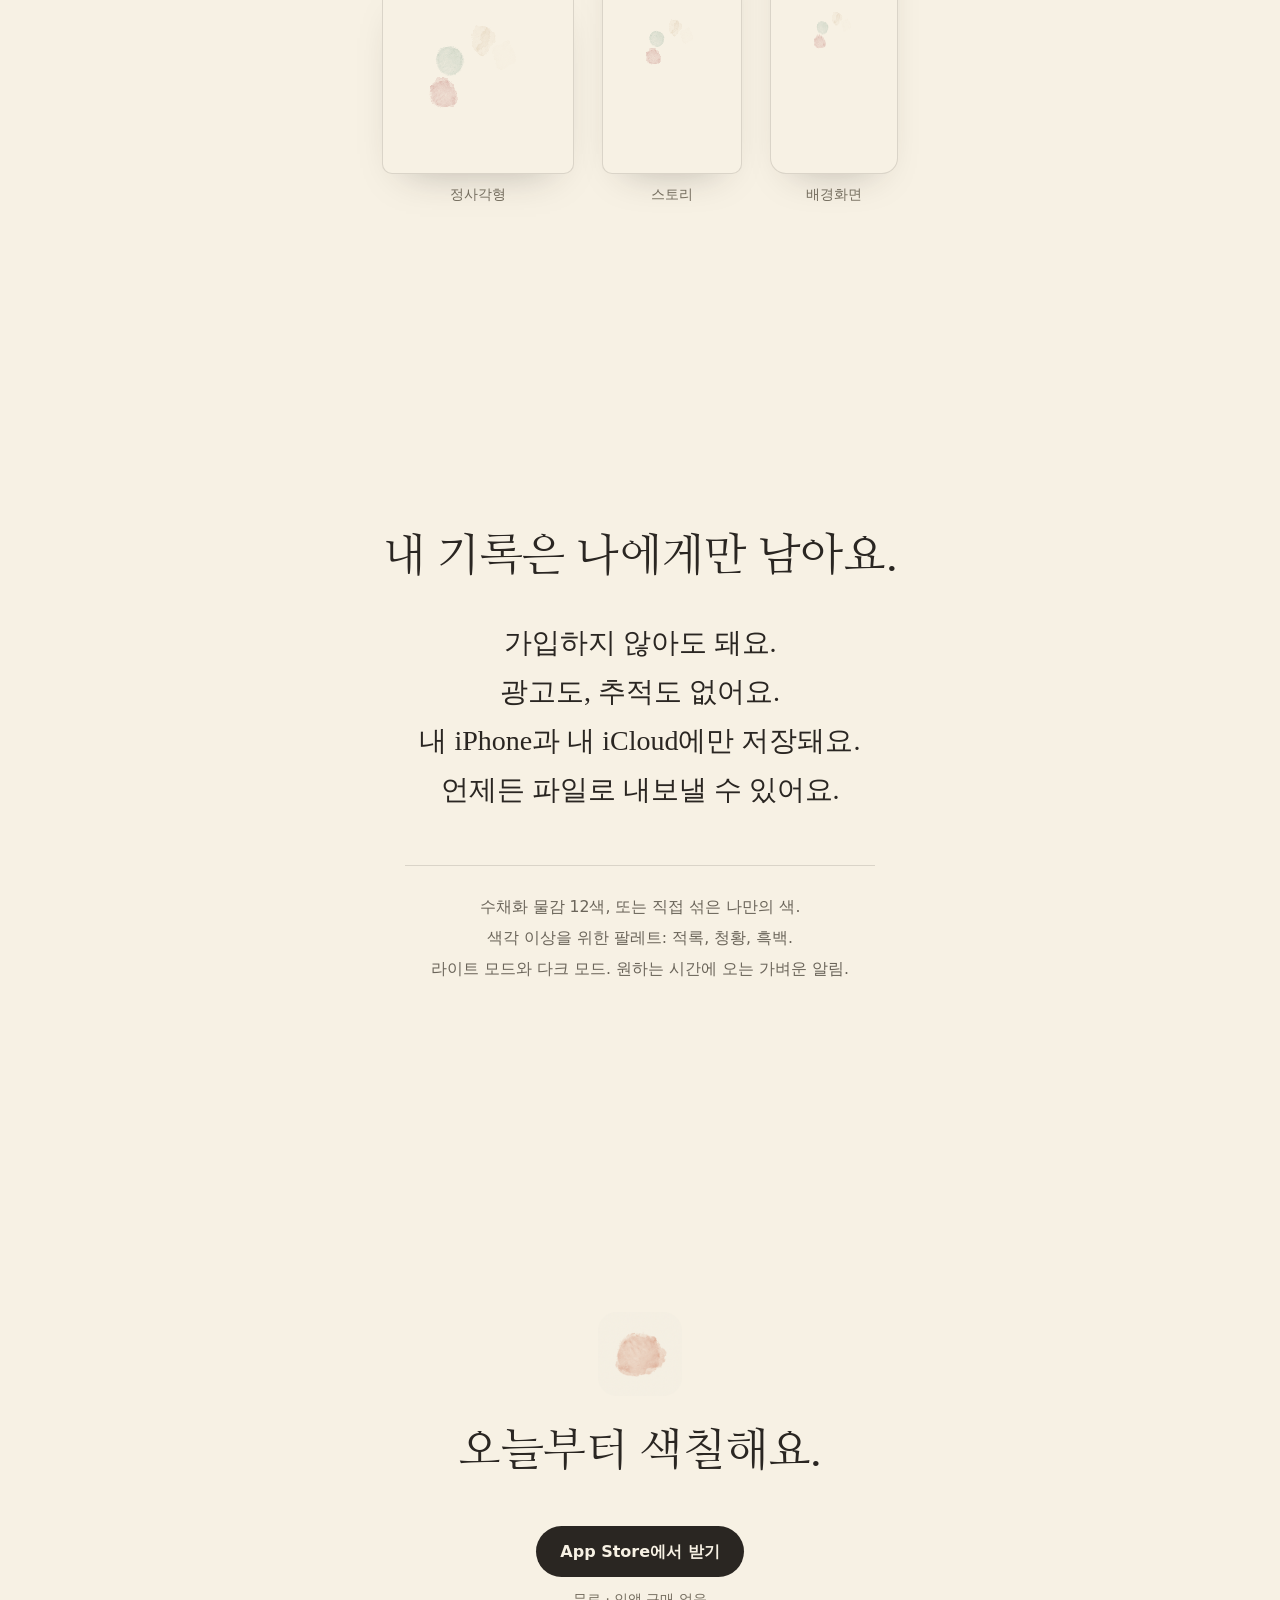
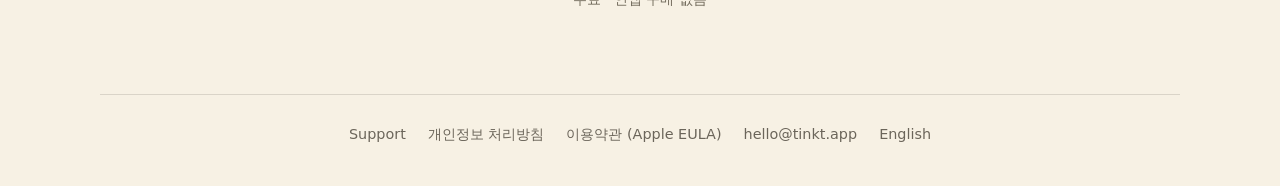
<file: ko.html>
<!doctype html>
<html lang="ko">
<head>
<script>try{if(localStorage.getItem("theme")==="dark")document.documentElement.dataset.theme="dark"}catch(e){}</script>
<meta charset="utf-8">
<meta name="viewport" content="width=device-width, initial-scale=1">
<title>팅큿 Tinkt — 말 대신 색으로 남기는 하루</title>
<meta name="description" content="팅큿은 말이 필요 없는 iPhone 일기예요. 하루에 수채화 색 하나. 하루하루가 쌓여 한 주, 한 달, 한 해의 그림이 돼요. 계정도, 광고도, 추적도 없어요.">
<meta name="theme-color" content="#F7F1E4">
<meta property="og:title" content="팅큿 — 말 대신 색으로 남기는 하루">
<meta property="og:description" content="하루에 색 하나면 충분해요.">
<meta property="og:image" content="https://tinkt.app/assets/og-ko.jpg">
<meta property="og:image:width" content="1200">
<meta property="og:image:height" content="630">
<meta name="twitter:card" content="summary_large_image">
<link rel="icon" href="/apple-touch-icon.png">
<link rel="apple-touch-icon" href="/apple-touch-icon.png">
<link rel="alternate" hreflang="en" href="https://tinkt.app/">
<link rel="stylesheet" href="/style.css?v=10">
</head>
<body class="home">

<header class="top">
  <a class="mark" href="/ko"><img src="/assets/icon.png" alt="">팅큿</a>
  <nav class="pickers">
    <label class="pick"><svg class="ico" viewBox="0 0 16 16" aria-hidden="true"><circle cx="8" cy="8" r="6.25" fill="none" stroke="currentColor" stroke-width="1.5"/><path d="M8 1.75a6.25 6.25 0 0 1 0 12.5z" fill="currentColor"/></svg><select class="theme-pick" aria-label="화면 모드"><option value="light">라이트</option><option value="dark">다크</option></select><svg class="chev" viewBox="0 0 10 10" aria-hidden="true"><path d="M2 3.75 5 6.75l3-3" fill="none" stroke="currentColor" stroke-width="1.4" stroke-linecap="round" stroke-linejoin="round"/></svg></label>
    <label class="pick"><svg class="ico" viewBox="0 0 16 16" aria-hidden="true" fill="none" stroke="currentColor" stroke-width="1.3"><circle cx="8" cy="8" r="6.25"/><ellipse cx="8" cy="8" rx="2.6" ry="6.25"/><path d="M1.9 6h12.2M1.9 10h12.2"/></svg><select class="lang-pick" aria-label="언어"><option value="/" lang="en">English</option><option value="/ko" lang="ko" selected>한국어</option></select><svg class="chev" viewBox="0 0 10 10" aria-hidden="true"><path d="M2 3.75 5 6.75l3-3" fill="none" stroke="currentColor" stroke-width="1.4" stroke-linecap="round" stroke-linejoin="round"/></svg></label>
  </nav>
</header>

<main>
  <section class="hero">
    <h1>말 대신 색으로<br>남기는 하루</h1>
    <p class="lede">오늘에 어울리는 색을 하나 골라 색칠해요. 하루하루가 쌓여 한 주, 한 달, 한 해의 그림이 돼요.</p>
    <a class="get" href="https://apps.apple.com/app/id6827853516">App Store에서 받기</a>
    <p class="fine">iPhone 무료 · iOS 26 이상</p>
    <div class="phone">
      <video muted loop playsinline preload="metadata" poster="/assets/tinkt-loop-ko.jpg" aria-label="iPhone 속 팅큿: 수채화로 색칠한 한 주, 한 달, 한 해">
        <source src="/assets/tinkt-loop-ko.mp4" type="video/mp4">
      </video>
    </div>
  </section>

  <section class="how">
    <h2 class="reveal">하루하루가 모여요.</h2>
    <p class="lede reveal">색에 붙은 이름도, 정답도 없어요. 어떤 색이 무엇을 뜻하는지는 내가 정해요.</p>
    <div class="morph">
      <div class="stage">
        <canvas role="img" aria-label="색칠한 하루가 한 주, 한 달, 한 해의 수채화가 돼요"></canvas>
        <div class="caps-stack">
          <div class="cap"><p class="label">하루</p><p class="note">오늘에 어울리는 색을 골라요. 탭 한 번이면 돼요.</p></div>
          <div class="cap"><p class="label">한 주</p><p class="note">일곱 날이 모여 작은 그림 한 장이 돼요.</p></div>
          <div class="cap"><p class="label">한 달</p><p class="note">달마다 다른 그림이 돼요.</p></div>
          <div class="cap"><p class="label">한 해</p><p class="note">하루씩 색칠한 열두 달이 한 장에 담겨요.</p></div>
        </div>
      </div>
    </div>
  </section>

  <section class="water">
    <h2 class="reveal">Still water</h2>
    <p class="lede reveal">색을 떨어뜨리고 번지는 모습을 바라보는 조용한 공간. 여기서는 아무것도 저장되지 않아요.</p>
    <div class="phone reveal">
      <video muted loop playsinline preload="none" poster="/assets/still-water.jpg" aria-label="종이 위에 번지는 수채화 물방울">
        <source src="/assets/still-water.mp4" type="video/mp4">
      </video>
    </div>
  </section>

  <section class="duo">
    <p class="kicker reveal">iPhone Duo</p>
    <h2 class="reveal">펼치면 한 주와 한 달이 나란히.</h2>
    <p class="lede reveal">이번 주를 색칠하면 이번 달에도 바로 번져요.</p>
    <div class="duo-scroll">
      <div class="duo-stage">
        <div class="duo-try" role="img" aria-label="스크롤하면 펼쳐지는 iPhone Duo: 접으면 이번 주, 펼치면 한 주와 한 달이 나란히"><span class="dev"><span class="rig"><span class="pl"><span class="face in"><span class="scr"><img src="/assets/duo-ko.jpg" alt="" width="1440" height="1013" loading="lazy"></span><span class="shade"></span></span><span class="face out"><span class="scr"><img src="/assets/duofold-ko.jpg" alt="" width="687" height="1000" loading="lazy"></span><span class="spine"></span><span class="shade"></span></span></span><span class="pr"><span class="face in"><span class="scr"><img src="/assets/duo-ko.jpg" alt="" width="1440" height="1013" loading="lazy"></span><span class="shade"></span></span><span class="face back"></span></span></span></span></div>
      </div>
    </div>
  </section>

  <section class="share">
    <h2 class="reveal">이미지로 저장해요.</h2>
    <p class="lede reveal">하루, 한 주, 한 달, 한 해를 이미지로 저장할 수 있어요. 정사각형, 스토리, 배경화면.</p>
    <div class="frames" aria-hidden="true">
      <div class="frame square"><canvas class="painting" data-scale="week"></canvas></div>
      <div class="frame story"><canvas class="painting" data-scale="week"></canvas></div>
      <div class="frame wall"><canvas class="painting" data-scale="week"></canvas></div>
    </div>
    <div class="caps" aria-hidden="true"><span>정사각형</span><span>스토리</span><span>배경화면</span></div>
  </section>

  <section class="privacy">
    <h2 class="reveal">내 기록은 나에게만 남아요.</h2>
    <ul class="promises reveal">
      <li>가입하지 않아도 돼요.</li>
      <li>광고도, 추적도 없어요.</li>
      <li>내 iPhone과 내 iCloud에만 저장돼요.</li>
      <li>언제든 파일로 내보낼 수 있어요.</li>
    </ul>
    <div class="extras reveal">
      <p>수채화 물감 12색, 또는 직접 섞은 나만의 색.</p>
      <p>색각 이상을 위한 팔레트: 적록, 청황, 흑백.</p>
      <p>라이트 모드와 다크 모드. 원하는 시간에 오는 가벼운 알림.</p>
    </div>
  </section>

  <section class="end">
    <img class="reveal" src="/assets/icon.png" alt="">
    <h2 class="reveal" style="margin-top:20px">오늘부터 색칠해요.</h2>
    <a class="get" href="https://apps.apple.com/app/id6827853516">App Store에서 받기</a>
    <p class="fine">무료 · 인앱 구매 없음</p>
  </section>
</main>

<footer>
  <a href="/support" lang="en">Support</a>
  <a href="/privacy-ko">개인정보 처리방침</a>
  <a href="https://www.apple.com/legal/internet-services/itunes/dev/stdeula/">이용약관 (Apple EULA)</a>
  <a href="mailto:hello@tinkt.app">hello@tinkt.app</a>
  <a href="/" lang="en">English</a>
</footer>

<script src="/paint.js?v=11" defer></script>
</body>
</html>
</file>
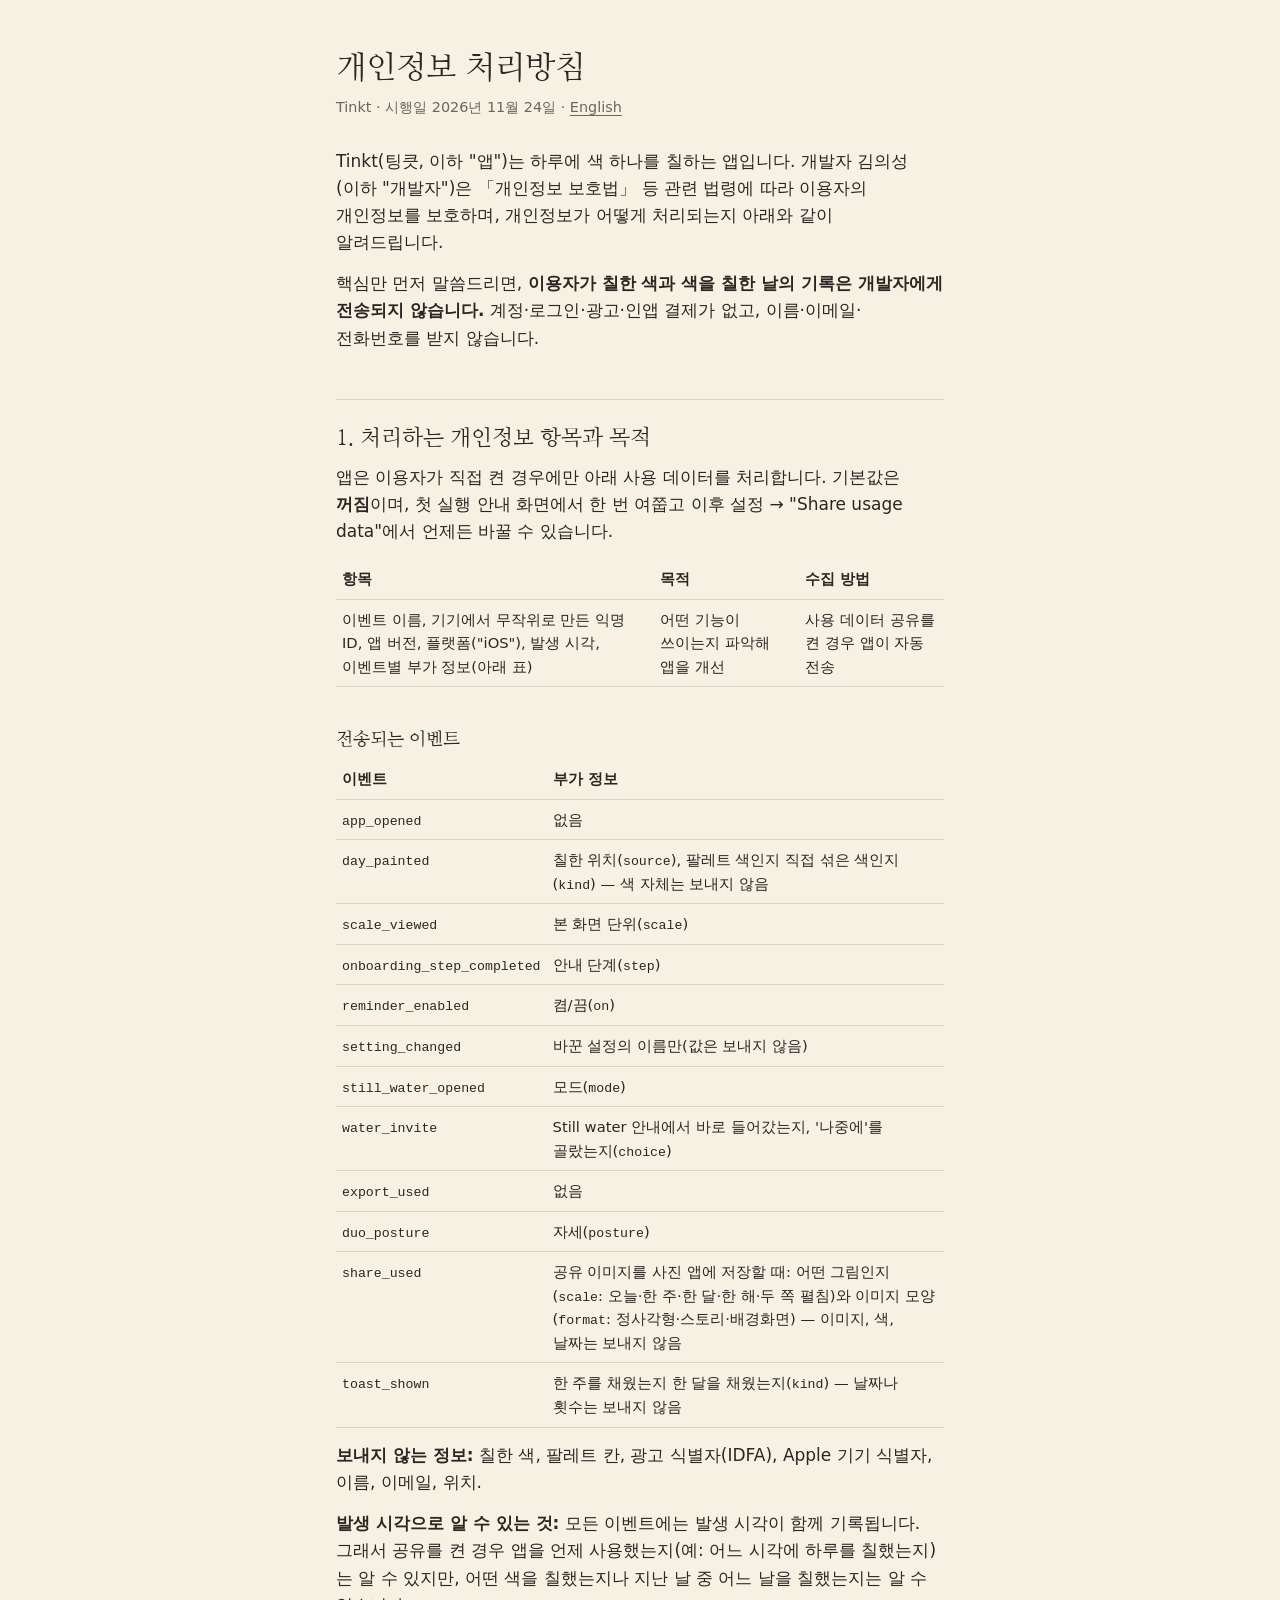
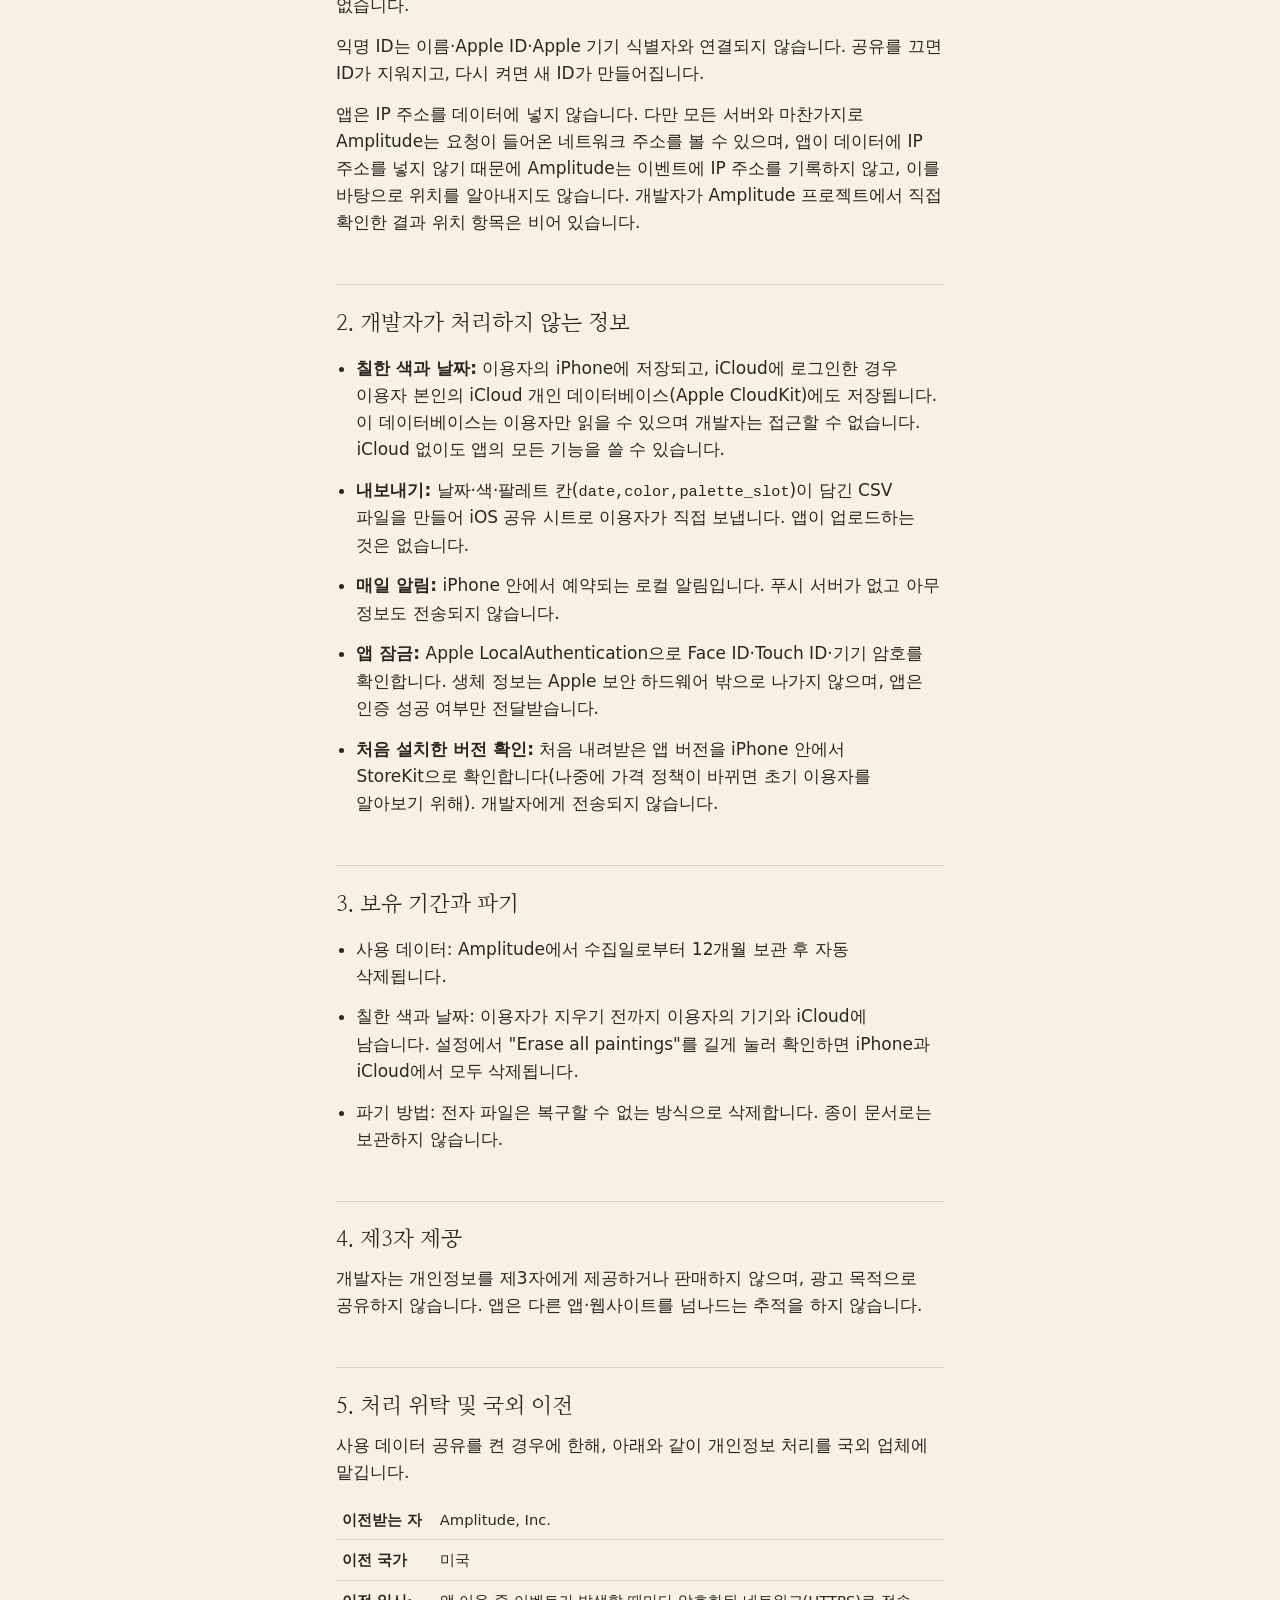
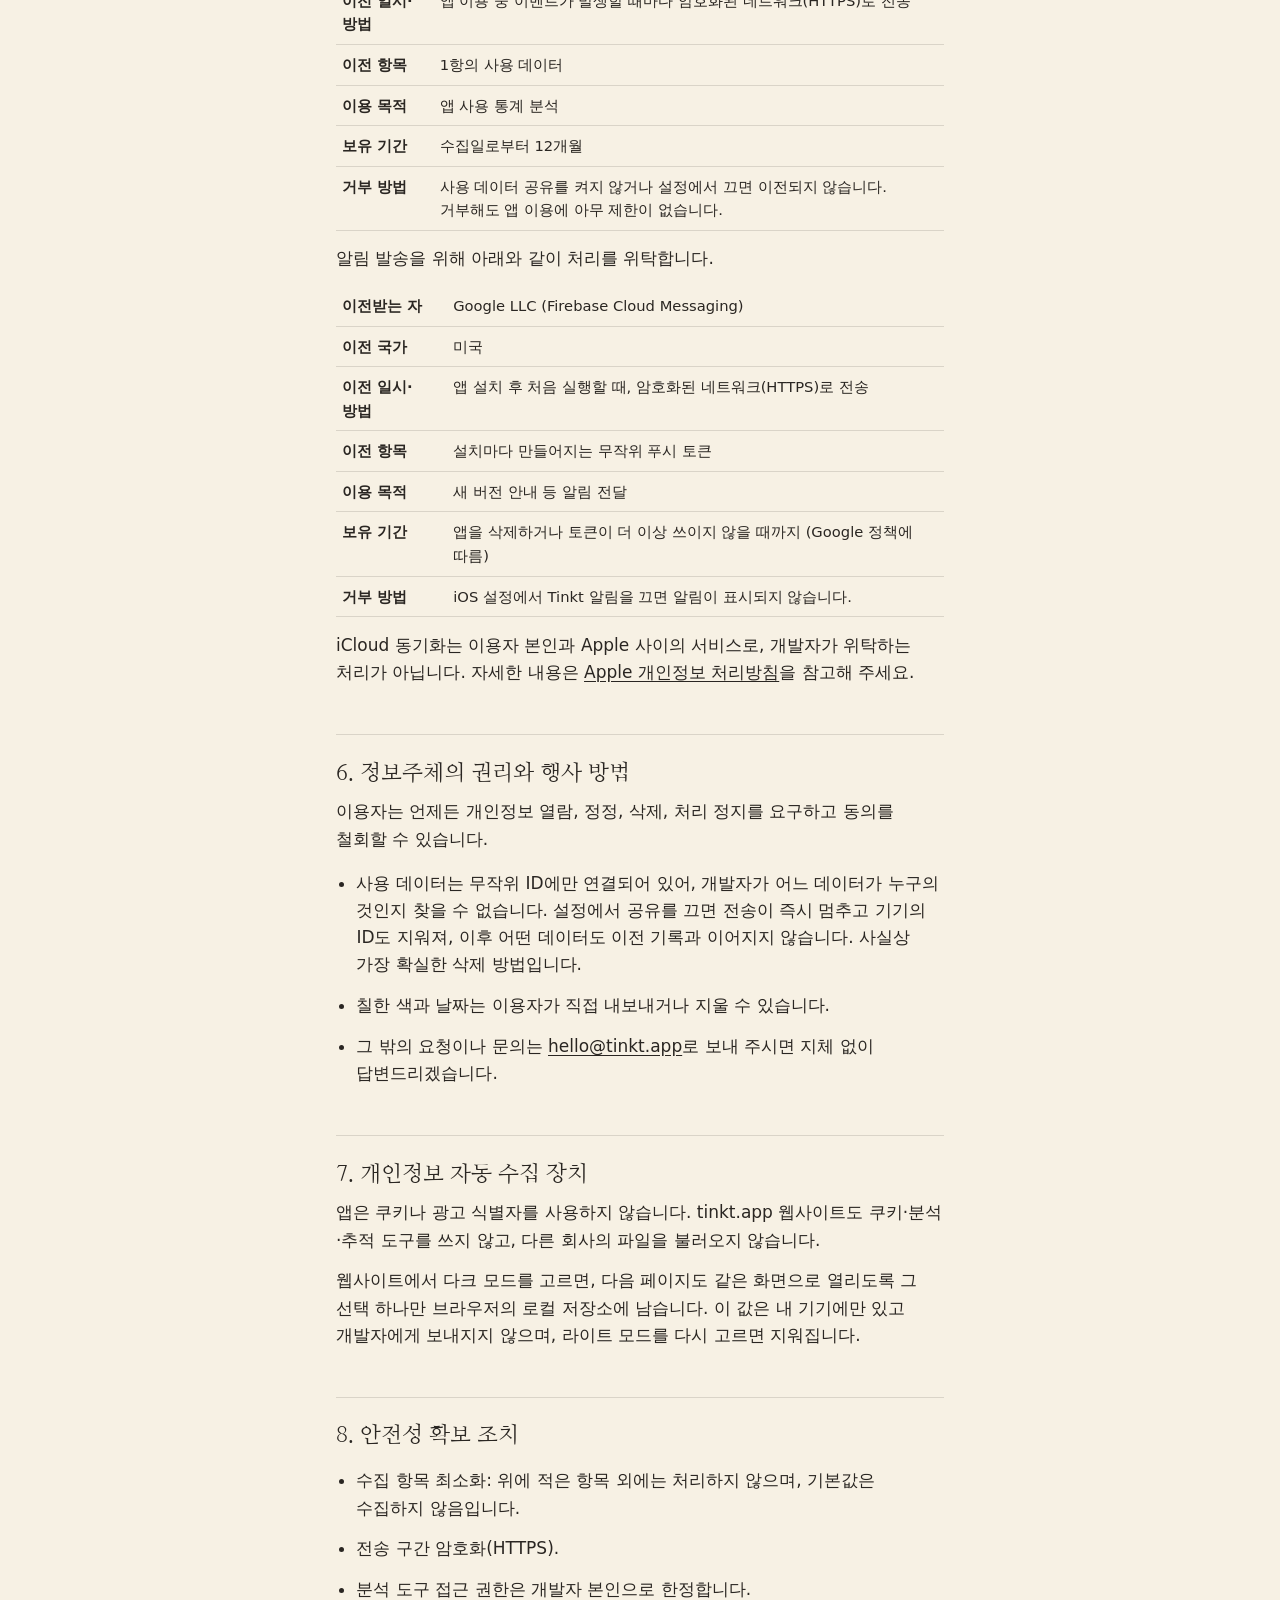
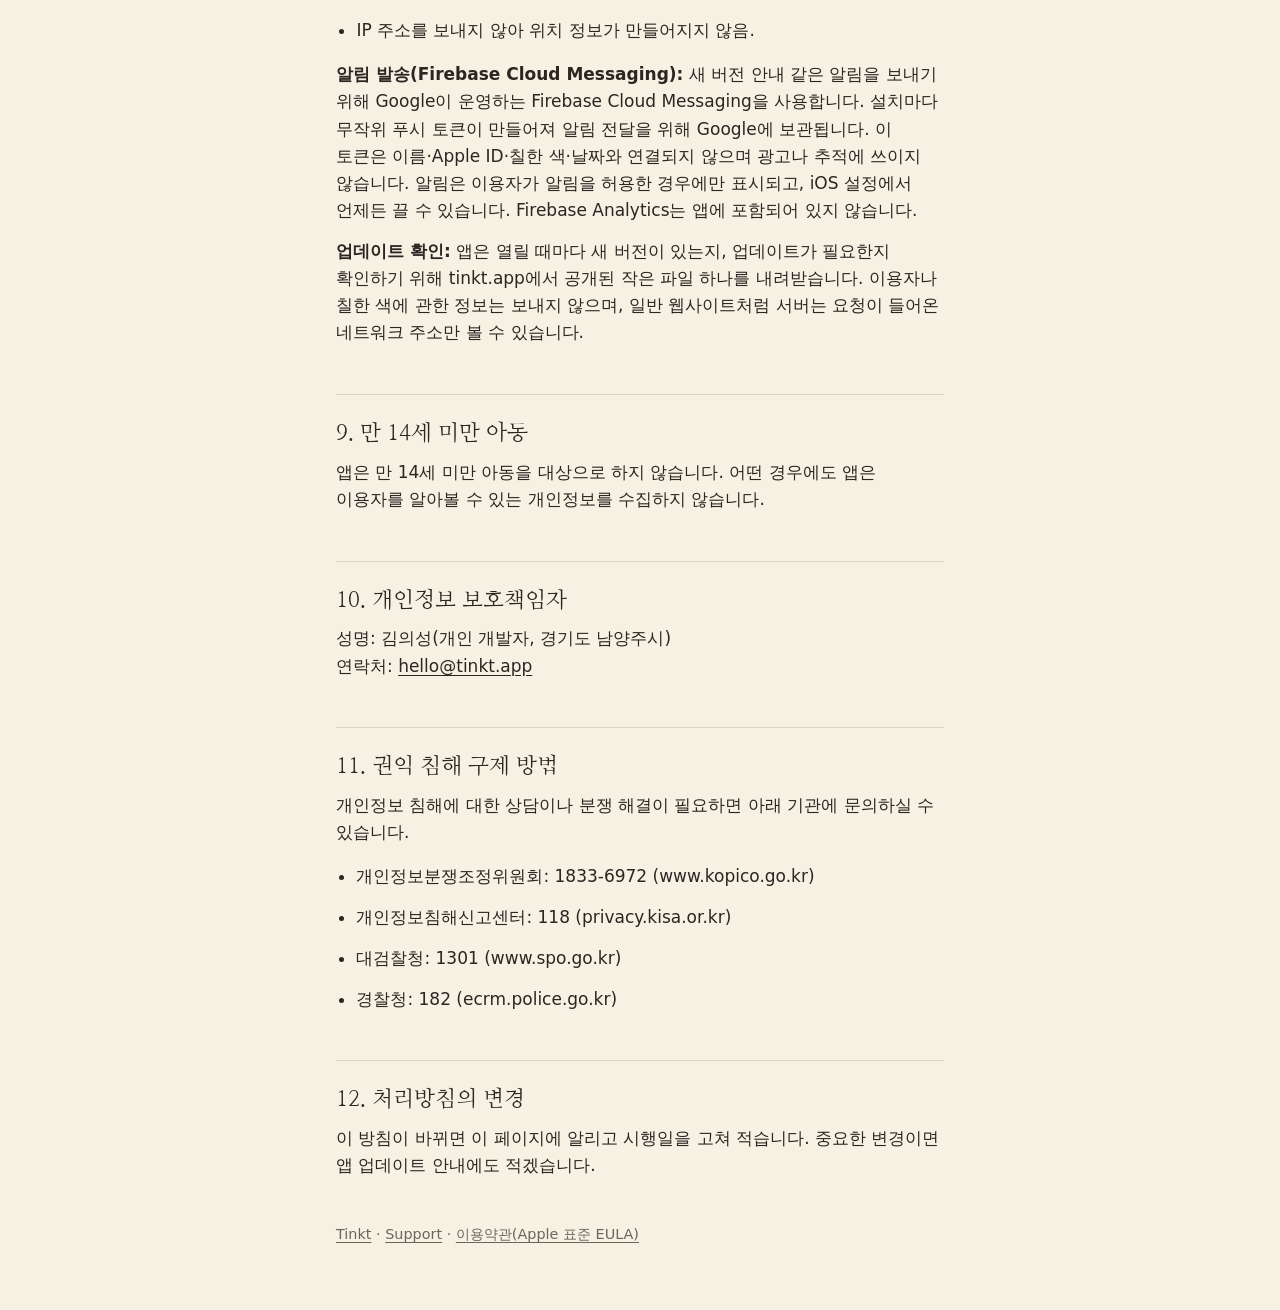
<file: privacy-ko.html>
<!doctype html>
<html lang="ko">
<head>
<script>try{if(localStorage.getItem("theme")==="dark")document.documentElement.dataset.theme="dark"}catch(e){}</script>
<meta charset="utf-8">
<meta name="viewport" content="width=device-width, initial-scale=1">
<title>개인정보 처리방침 · Tinkt</title>
<link rel="stylesheet" href="style.css?v=9">
</head>
<body>
<main>
<h1>개인정보 처리방침</h1>
<p class="meta">Tinkt · 시행일 2026년 11월 24일 · <a href="privacy.html" lang="en">English</a></p>

<p>Tinkt(팅큿, 이하 "앱")는 하루에 색 하나를 칠하는 앱입니다. 개발자 김의성(이하 "개발자")은 「개인정보 보호법」 등 관련 법령에 따라 이용자의 개인정보를 보호하며, 개인정보가 어떻게 처리되는지 아래와 같이 알려드립니다.</p>
<p>핵심만 먼저 말씀드리면, <strong>이용자가 칠한 색과 색을 칠한 날의 기록은 개발자에게 전송되지 않습니다.</strong> 계정·로그인·광고·인앱 결제가 없고, 이름·이메일·전화번호를 받지 않습니다.</p>

<h2>1. 처리하는 개인정보 항목과 목적</h2>
<p>앱은 이용자가 직접 켠 경우에만 아래 사용 데이터를 처리합니다. 기본값은 <strong>꺼짐</strong>이며, 첫 실행 안내 화면에서 한 번 여쭙고 이후 설정 → "Share usage data"에서 언제든 바꿀 수 있습니다.</p>
<div class="scroll">
<table>
  <tr><th>항목</th><th>목적</th><th>수집 방법</th></tr>
  <tr>
    <td>이벤트 이름, 기기에서 무작위로 만든 익명 ID, 앱 버전, 플랫폼("iOS"), 발생 시각, 이벤트별 부가 정보(아래 표)</td>
    <td>어떤 기능이 쓰이는지 파악해 앱을 개선</td>
    <td>사용 데이터 공유를 켠 경우 앱이 자동 전송</td>
  </tr>
</table>
</div>

<h3>전송되는 이벤트</h3>
<div class="scroll">
<table>
  <tr><th>이벤트</th><th>부가 정보</th></tr>
  <tr><td><code>app_opened</code></td><td>없음</td></tr>
  <tr><td><code>day_painted</code></td><td>칠한 위치(<code>source</code>), 팔레트 색인지 직접 섞은 색인지(<code>kind</code>) — 색 자체는 보내지 않음</td></tr>
  <tr><td><code>scale_viewed</code></td><td>본 화면 단위(<code>scale</code>)</td></tr>
  <tr><td><code>onboarding_step_completed</code></td><td>안내 단계(<code>step</code>)</td></tr>
  <tr><td><code>reminder_enabled</code></td><td>켬/끔(<code>on</code>)</td></tr>
  <tr><td><code>setting_changed</code></td><td>바꾼 설정의 이름만(값은 보내지 않음)</td></tr>
  <tr><td><code>still_water_opened</code></td><td>모드(<code>mode</code>)</td></tr>
  <tr><td><code>water_invite</code></td><td>Still water 안내에서 바로 들어갔는지, '나중에'를 골랐는지(<code>choice</code>)</td></tr>
  <tr><td><code>export_used</code></td><td>없음</td></tr>
  <tr><td><code>duo_posture</code></td><td>자세(<code>posture</code>)</td></tr>
  <tr><td><code>share_used</code></td><td>공유 이미지를 사진 앱에 저장할 때: 어떤 그림인지(<code>scale</code>: 오늘·한 주·한 달·한 해·두 쪽 펼침)와 이미지 모양(<code>format</code>: 정사각형·스토리·배경화면) — 이미지, 색, 날짜는 보내지 않음</td></tr>
  <tr><td><code>toast_shown</code></td><td>한 주를 채웠는지 한 달을 채웠는지(<code>kind</code>) — 날짜나 횟수는 보내지 않음</td></tr>
</table>
</div>

<p><strong>보내지 않는 정보:</strong> 칠한 색, 팔레트 칸, 광고 식별자(IDFA), Apple 기기 식별자, 이름, 이메일, 위치.</p>
<p><strong>발생 시각으로 알 수 있는 것:</strong> 모든 이벤트에는 발생 시각이 함께 기록됩니다. 그래서 공유를 켠 경우 앱을 언제 사용했는지(예: 어느 시각에 하루를 칠했는지)는 알 수 있지만, 어떤 색을 칠했는지나 지난 날 중 어느 날을 칠했는지는 알 수 없습니다.</p>
<p>익명 ID는 이름·Apple ID·Apple 기기 식별자와 연결되지 않습니다. 공유를 끄면 ID가 지워지고, 다시 켜면 새 ID가 만들어집니다.</p>
<p>앱은 IP 주소를 데이터에 넣지 않습니다. 다만 모든 서버와 마찬가지로 Amplitude는 요청이 들어온 네트워크 주소를 볼 수 있으며, 앱이 데이터에 IP 주소를 넣지 않기 때문에 Amplitude는 이벤트에 IP 주소를 기록하지 않고, 이를 바탕으로 위치를 알아내지도 않습니다. 개발자가 Amplitude 프로젝트에서 직접 확인한 결과 위치 항목은 비어 있습니다.</p>

<h2>2. 개발자가 처리하지 않는 정보</h2>
<ul>
  <li><strong>칠한 색과 날짜:</strong> 이용자의 iPhone에 저장되고, iCloud에 로그인한 경우 이용자 본인의 iCloud 개인 데이터베이스(Apple CloudKit)에도 저장됩니다. 이 데이터베이스는 이용자만 읽을 수 있으며 개발자는 접근할 수 없습니다. iCloud 없이도 앱의 모든 기능을 쓸 수 있습니다.</li>
  <li><strong>내보내기:</strong> 날짜·색·팔레트 칸(<code>date,color,palette_slot</code>)이 담긴 CSV 파일을 만들어 iOS 공유 시트로 이용자가 직접 보냅니다. 앱이 업로드하는 것은 없습니다.</li>
  <li><strong>매일 알림:</strong> iPhone 안에서 예약되는 로컬 알림입니다. 푸시 서버가 없고 아무 정보도 전송되지 않습니다.</li>
  <li><strong>앱 잠금:</strong> Apple LocalAuthentication으로 Face ID·Touch ID·기기 암호를 확인합니다. 생체 정보는 Apple 보안 하드웨어 밖으로 나가지 않으며, 앱은 인증 성공 여부만 전달받습니다.</li>
  <li><strong>처음 설치한 버전 확인:</strong> 처음 내려받은 앱 버전을 iPhone 안에서 StoreKit으로 확인합니다(나중에 가격 정책이 바뀌면 초기 이용자를 알아보기 위해). 개발자에게 전송되지 않습니다.</li>
</ul>

<h2>3. 보유 기간과 파기</h2>
<ul>
  <li>사용 데이터: Amplitude에서 수집일로부터 12개월 보관 후 자동 삭제됩니다.</li>
  <li>칠한 색과 날짜: 이용자가 지우기 전까지 이용자의 기기와 iCloud에 남습니다. 설정에서 "Erase all paintings"를 길게 눌러 확인하면 iPhone과 iCloud에서 모두 삭제됩니다.</li>
  <li>파기 방법: 전자 파일은 복구할 수 없는 방식으로 삭제합니다. 종이 문서로는 보관하지 않습니다.</li>
</ul>

<h2>4. 제3자 제공</h2>
<p>개발자는 개인정보를 제3자에게 제공하거나 판매하지 않으며, 광고 목적으로 공유하지 않습니다. 앱은 다른 앱·웹사이트를 넘나드는 추적을 하지 않습니다.</p>

<h2>5. 처리 위탁 및 국외 이전</h2>
<p>사용 데이터 공유를 켠 경우에 한해, 아래와 같이 개인정보 처리를 국외 업체에 맡깁니다.</p>
<div class="scroll">
<table>
  <tr><th>이전받는 자</th><td>Amplitude, Inc.</td></tr>
  <tr><th>이전 국가</th><td>미국</td></tr>
  <tr><th>이전 일시·방법</th><td>앱 이용 중 이벤트가 발생할 때마다 암호화된 네트워크(HTTPS)로 전송</td></tr>
  <tr><th>이전 항목</th><td>1항의 사용 데이터</td></tr>
  <tr><th>이용 목적</th><td>앱 사용 통계 분석</td></tr>
  <tr><th>보유 기간</th><td>수집일로부터 12개월</td></tr>
  <tr><th>거부 방법</th><td>사용 데이터 공유를 켜지 않거나 설정에서 끄면 이전되지 않습니다. 거부해도 앱 이용에 아무 제한이 없습니다.</td></tr>
</table>
</div>
<p>알림 발송을 위해 아래와 같이 처리를 위탁합니다.</p>
<div class="scroll">
<table>
  <tr><th>이전받는 자</th><td>Google LLC (Firebase Cloud Messaging)</td></tr>
  <tr><th>이전 국가</th><td>미국</td></tr>
  <tr><th>이전 일시·방법</th><td>앱 설치 후 처음 실행할 때, 암호화된 네트워크(HTTPS)로 전송</td></tr>
  <tr><th>이전 항목</th><td>설치마다 만들어지는 무작위 푸시 토큰</td></tr>
  <tr><th>이용 목적</th><td>새 버전 안내 등 알림 전달</td></tr>
  <tr><th>보유 기간</th><td>앱을 삭제하거나 토큰이 더 이상 쓰이지 않을 때까지 (Google 정책에 따름)</td></tr>
  <tr><th>거부 방법</th><td>iOS 설정에서 Tinkt 알림을 끄면 알림이 표시되지 않습니다.</td></tr>
</table>
</div>
<p>iCloud 동기화는 이용자 본인과 Apple 사이의 서비스로, 개발자가 위탁하는 처리가 아닙니다. 자세한 내용은 <a href="https://www.apple.com/kr/legal/privacy/">Apple 개인정보 처리방침</a>을 참고해 주세요.</p>

<h2>6. 정보주체의 권리와 행사 방법</h2>
<p>이용자는 언제든 개인정보 열람, 정정, 삭제, 처리 정지를 요구하고 동의를 철회할 수 있습니다.</p>
<ul>
  <li>사용 데이터는 무작위 ID에만 연결되어 있어, 개발자가 어느 데이터가 누구의 것인지 찾을 수 없습니다. 설정에서 공유를 끄면 전송이 즉시 멈추고 기기의 ID도 지워져, 이후 어떤 데이터도 이전 기록과 이어지지 않습니다. 사실상 가장 확실한 삭제 방법입니다.</li>
  <li>칠한 색과 날짜는 이용자가 직접 내보내거나 지울 수 있습니다.</li>
  <li>그 밖의 요청이나 문의는 <a href="mailto:hello@tinkt.app">hello@tinkt.app</a>로 보내 주시면 지체 없이 답변드리겠습니다.</li>
</ul>

<h2>7. 개인정보 자동 수집 장치</h2>
<p>앱은 쿠키나 광고 식별자를 사용하지 않습니다. tinkt.app 웹사이트도 쿠키·분석·추적 도구를 쓰지 않고, 다른 회사의 파일을 불러오지 않습니다.</p>
<p>웹사이트에서 다크 모드를 고르면, 다음 페이지도 같은 화면으로 열리도록 그 선택 하나만 브라우저의 로컬 저장소에 남습니다. 이 값은 내 기기에만 있고 개발자에게 보내지지 않으며, 라이트 모드를 다시 고르면 지워집니다.</p>

<h2>8. 안전성 확보 조치</h2>
<ul>
  <li>수집 항목 최소화: 위에 적은 항목 외에는 처리하지 않으며, 기본값은 수집하지 않음입니다.</li>
  <li>전송 구간 암호화(HTTPS).</li>
  <li>분석 도구 접근 권한은 개발자 본인으로 한정합니다.</li>
  <li>IP 주소를 보내지 않아 위치 정보가 만들어지지 않음.</li>
</ul>

<p><strong>알림 발송(Firebase Cloud Messaging):</strong> 새 버전 안내 같은 알림을 보내기 위해 Google이 운영하는 Firebase Cloud Messaging을 사용합니다. 설치마다 무작위 푸시 토큰이 만들어져 알림 전달을 위해 Google에 보관됩니다. 이 토큰은 이름·Apple ID·칠한 색·날짜와 연결되지 않으며 광고나 추적에 쓰이지 않습니다. 알림은 이용자가 알림을 허용한 경우에만 표시되고, iOS 설정에서 언제든 끌 수 있습니다. Firebase Analytics는 앱에 포함되어 있지 않습니다.</p>

<p><strong>업데이트 확인:</strong> 앱은 열릴 때마다 새 버전이 있는지, 업데이트가 필요한지 확인하기 위해 tinkt.app에서 공개된 작은 파일 하나를 내려받습니다. 이용자나 칠한 색에 관한 정보는 보내지 않으며, 일반 웹사이트처럼 서버는 요청이 들어온 네트워크 주소만 볼 수 있습니다.</p>

<h2>9. 만 14세 미만 아동</h2>
<p>앱은 만 14세 미만 아동을 대상으로 하지 않습니다. 어떤 경우에도 앱은 이용자를 알아볼 수 있는 개인정보를 수집하지 않습니다.</p>

<h2>10. 개인정보 보호책임자</h2>
<p>성명: 김의성(개인 개발자, 경기도 남양주시)<br>
연락처: <a href="mailto:hello@tinkt.app">hello@tinkt.app</a></p>

<h2>11. 권익 침해 구제 방법</h2>
<p>개인정보 침해에 대한 상담이나 분쟁 해결이 필요하면 아래 기관에 문의하실 수 있습니다.</p>
<ul>
  <li>개인정보분쟁조정위원회: 1833-6972 (www.kopico.go.kr)</li>
  <li>개인정보침해신고센터: 118 (privacy.kisa.or.kr)</li>
  <li>대검찰청: 1301 (www.spo.go.kr)</li>
  <li>경찰청: 182 (ecrm.police.go.kr)</li>
</ul>

<h2>12. 처리방침의 변경</h2>
<p>이 방침이 바뀌면 이 페이지에 알리고 시행일을 고쳐 적습니다. 중요한 변경이면 앱 업데이트 안내에도 적겠습니다.</p>

<footer><a href="index.html">Tinkt</a> · <a href="support.html">Support</a> · <a href="https://www.apple.com/legal/internet-services/itunes/dev/stdeula/">이용약관(Apple 표준 EULA)</a></footer>
</main>
</body>
</html>
</file>
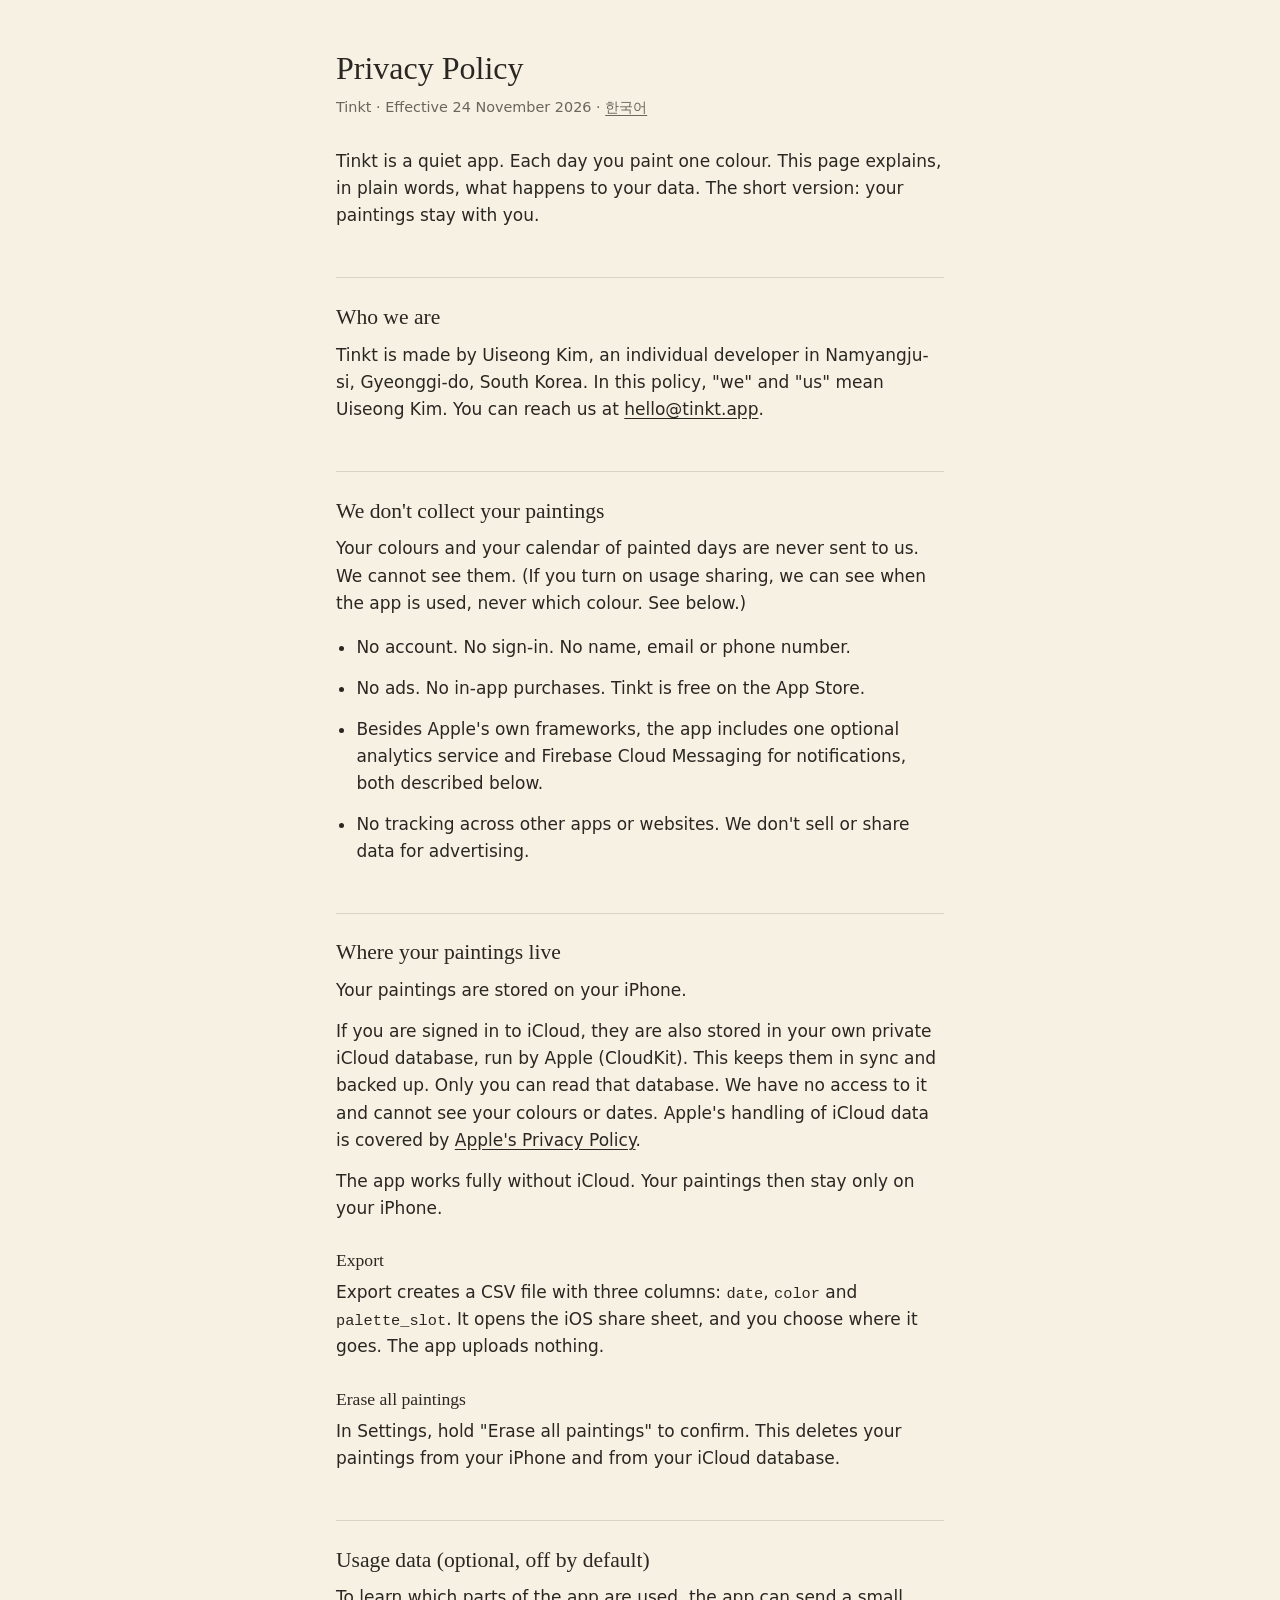
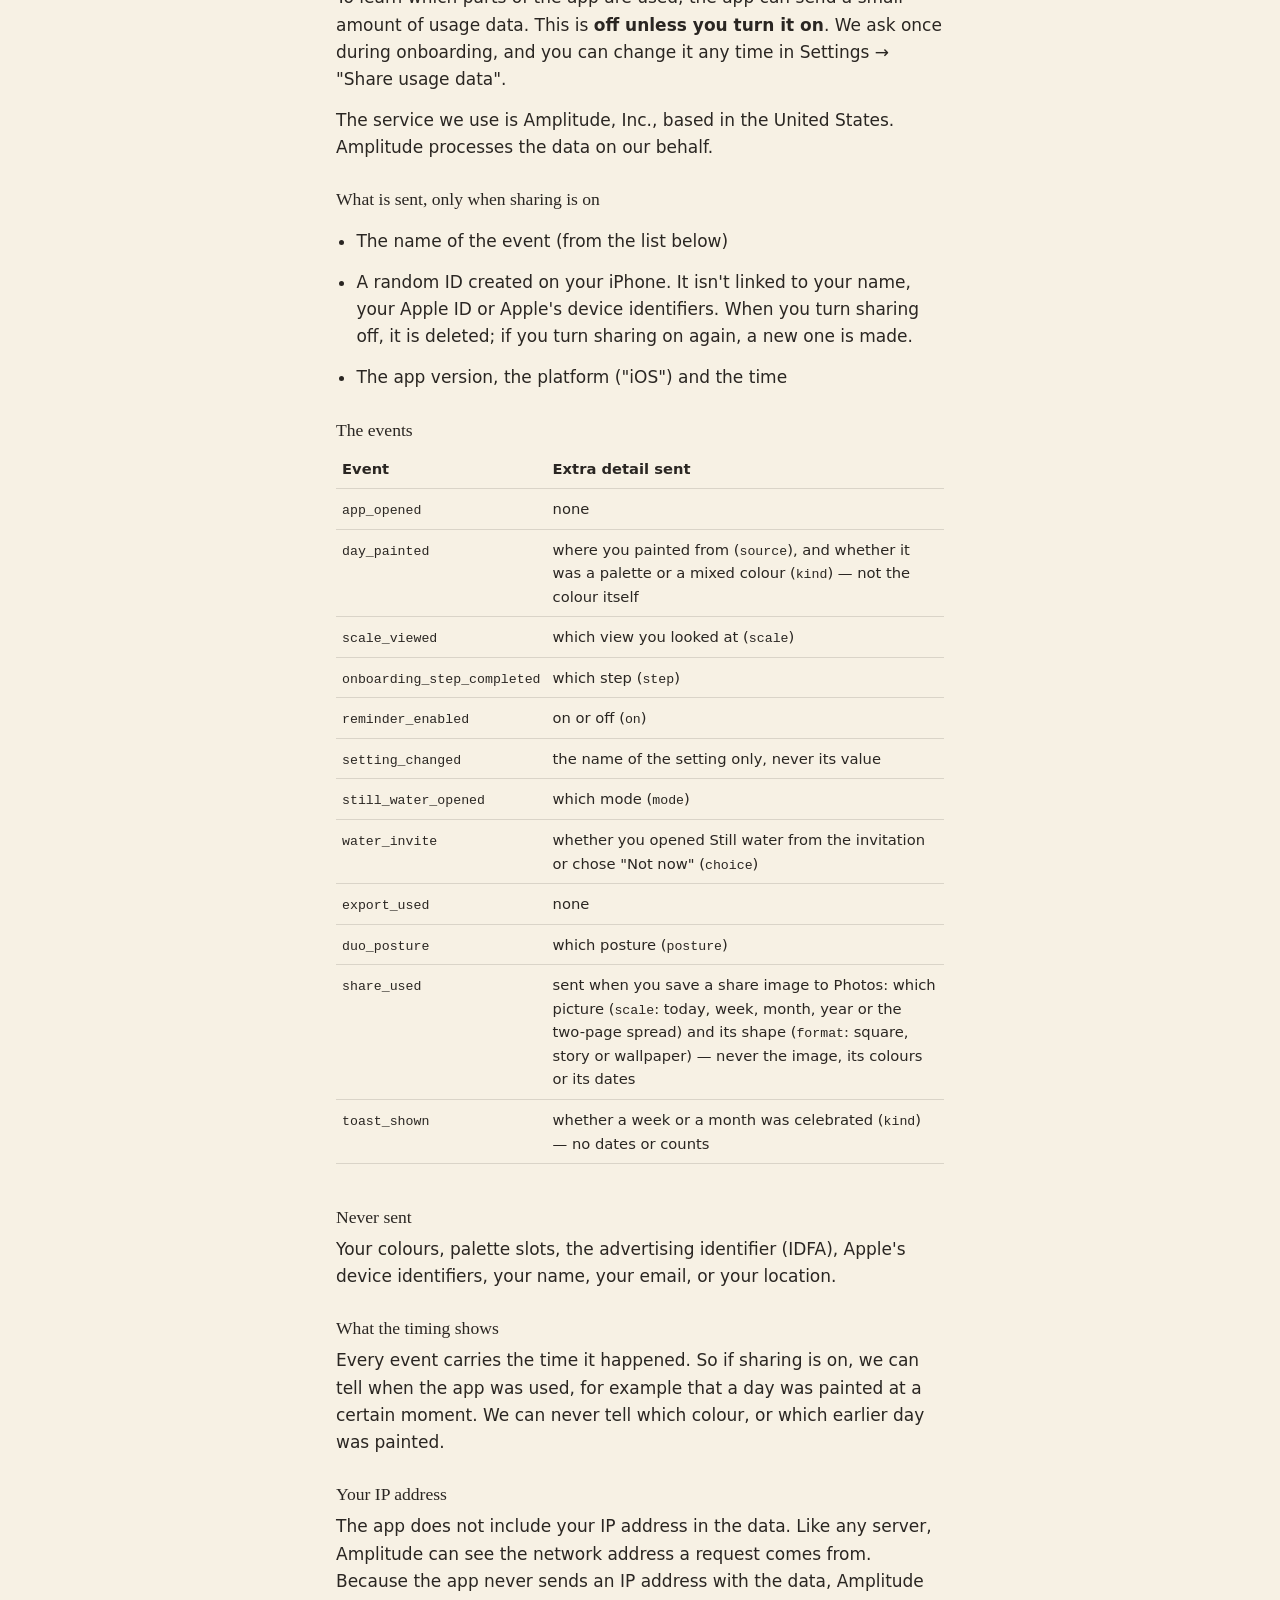
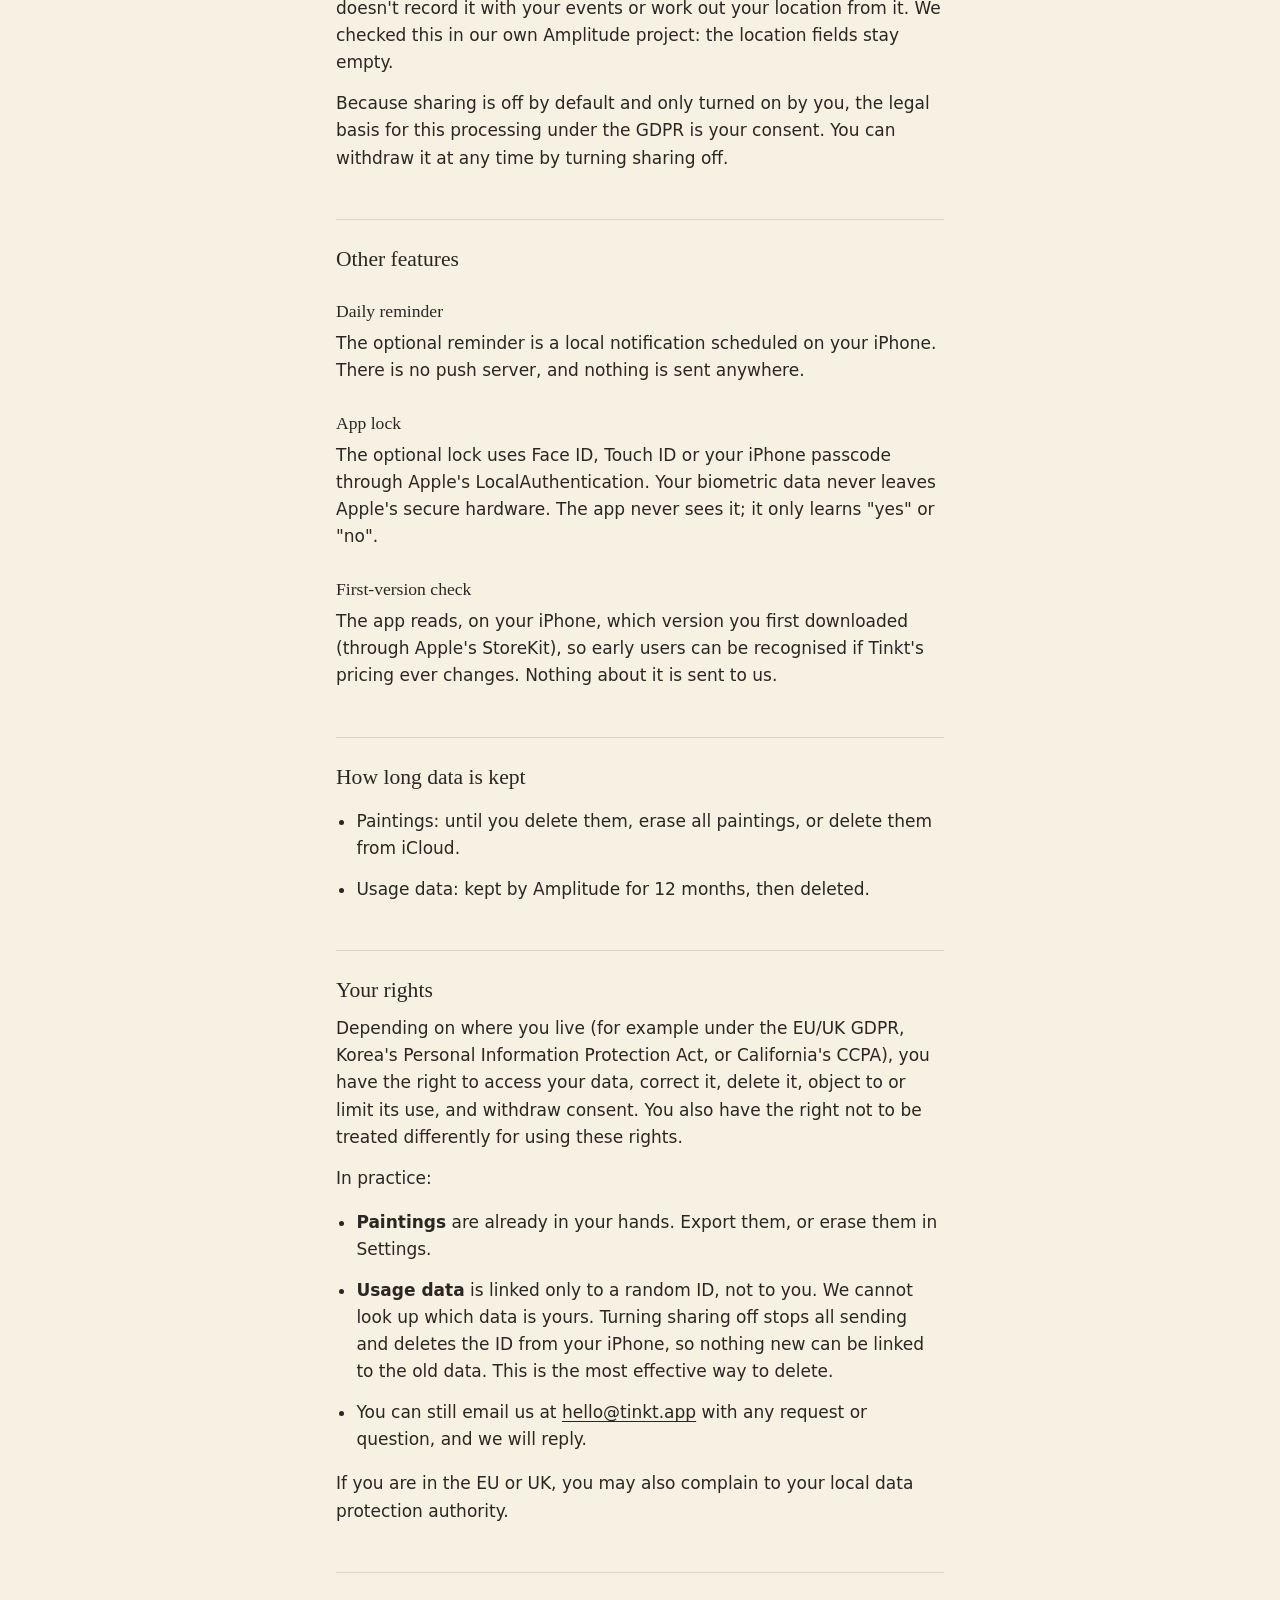
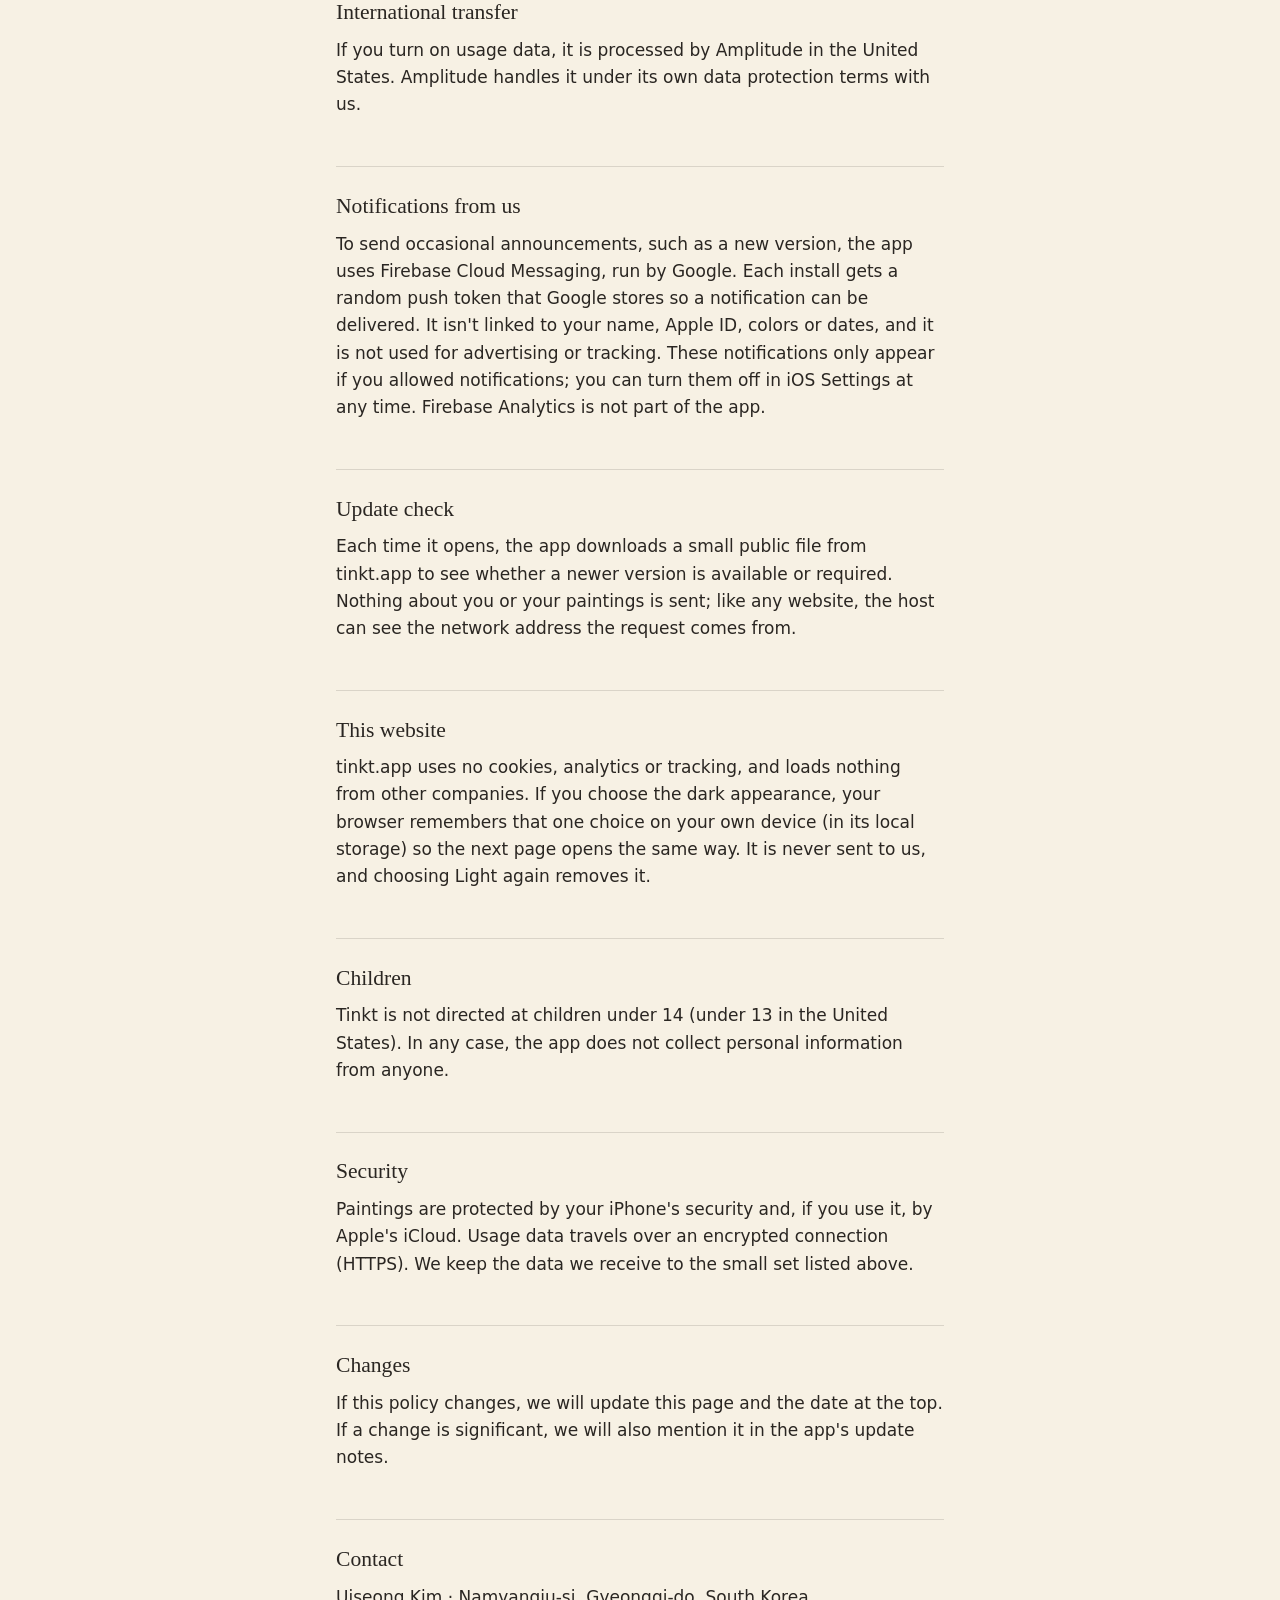
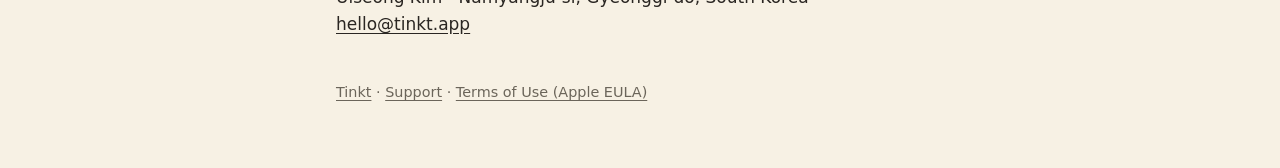
<file: privacy.html>
<!doctype html>
<html lang="en">
<head>
<script>try{if(localStorage.getItem("theme")==="dark")document.documentElement.dataset.theme="dark"}catch(e){}</script>
<meta charset="utf-8">
<meta name="viewport" content="width=device-width, initial-scale=1">
<title>Privacy Policy · Tinkt</title>
<link rel="stylesheet" href="style.css?v=9">
</head>
<body>
<main>
<h1>Privacy Policy</h1>
<p class="meta">Tinkt · Effective 24 November 2026 · <a href="privacy-ko.html" lang="ko">한국어</a></p>

<p>Tinkt is a quiet app. Each day you paint one colour. This page explains, in plain words, what happens to your data. The short version: your paintings stay with you.</p>

<h2>Who we are</h2>
<p>Tinkt is made by Uiseong Kim, an individual developer in Namyangju-si, Gyeonggi-do, South Korea. In this policy, "we" and "us" mean Uiseong Kim. You can reach us at <a href="mailto:hello@tinkt.app">hello@tinkt.app</a>.</p>

<h2>We don't collect your paintings</h2>
<p>Your colours and your calendar of painted days are never sent to us. We cannot see them. (If you turn on usage sharing, we can see when the app is used, never which colour. See below.)</p>
<ul>
  <li>No account. No sign-in. No name, email or phone number.</li>
  <li>No ads. No in-app purchases. Tinkt is free on the App Store.</li>
  <li>Besides Apple's own frameworks, the app includes one optional analytics service and Firebase Cloud Messaging for notifications, both described below.</li>
  <li>No tracking across other apps or websites. We don't sell or share data for advertising.</li>
</ul>

<h2>Where your paintings live</h2>
<p>Your paintings are stored on your iPhone.</p>
<p>If you are signed in to iCloud, they are also stored in your own private iCloud database, run by Apple (CloudKit). This keeps them in sync and backed up. Only you can read that database. We have no access to it and cannot see your colours or dates. Apple's handling of iCloud data is covered by <a href="https://www.apple.com/legal/privacy/">Apple's Privacy Policy</a>.</p>
<p>The app works fully without iCloud. Your paintings then stay only on your iPhone.</p>

<h3>Export</h3>
<p>Export creates a CSV file with three columns: <code>date</code>, <code>color</code> and <code>palette_slot</code>. It opens the iOS share sheet, and you choose where it goes. The app uploads nothing.</p>

<h3>Erase all paintings</h3>
<p>In Settings, hold "Erase all paintings" to confirm. This deletes your paintings from your iPhone and from your iCloud database.</p>

<h2>Usage data (optional, off by default)</h2>
<p>To learn which parts of the app are used, the app can send a small amount of usage data. This is <strong>off unless you turn it on</strong>. We ask once during onboarding, and you can change it any time in Settings → "Share usage data".</p>
<p>The service we use is Amplitude, Inc., based in the United States. Amplitude processes the data on our behalf.</p>

<h3>What is sent, only when sharing is on</h3>
<ul>
  <li>The name of the event (from the list below)</li>
  <li>A random ID created on your iPhone. It isn't linked to your name, your Apple ID or Apple's device identifiers. When you turn sharing off, it is deleted; if you turn sharing on again, a new one is made.</li>
  <li>The app version, the platform ("iOS") and the time</li>
</ul>

<h3>The events</h3>
<div class="scroll">
<table>
  <tr><th>Event</th><th>Extra detail sent</th></tr>
  <tr><td><code>app_opened</code></td><td>none</td></tr>
  <tr><td><code>day_painted</code></td><td>where you painted from (<code>source</code>), and whether it was a palette or a mixed colour (<code>kind</code>) — not the colour itself</td></tr>
  <tr><td><code>scale_viewed</code></td><td>which view you looked at (<code>scale</code>)</td></tr>
  <tr><td><code>onboarding_step_completed</code></td><td>which step (<code>step</code>)</td></tr>
  <tr><td><code>reminder_enabled</code></td><td>on or off (<code>on</code>)</td></tr>
  <tr><td><code>setting_changed</code></td><td>the name of the setting only, never its value</td></tr>
  <tr><td><code>still_water_opened</code></td><td>which mode (<code>mode</code>)</td></tr>
  <tr><td><code>water_invite</code></td><td>whether you opened Still water from the invitation or chose "Not now" (<code>choice</code>)</td></tr>
  <tr><td><code>export_used</code></td><td>none</td></tr>
  <tr><td><code>duo_posture</code></td><td>which posture (<code>posture</code>)</td></tr>
  <tr><td><code>share_used</code></td><td>sent when you save a share image to Photos: which picture (<code>scale</code>: today, week, month, year or the two-page spread) and its shape (<code>format</code>: square, story or wallpaper) — never the image, its colours or its dates</td></tr>
  <tr><td><code>toast_shown</code></td><td>whether a week or a month was celebrated (<code>kind</code>) — no dates or counts</td></tr>
</table>
</div>

<h3>Never sent</h3>
<p>Your colours, palette slots, the advertising identifier (IDFA), Apple's device identifiers, your name, your email, or your location.</p>

<h3>What the timing shows</h3>
<p>Every event carries the time it happened. So if sharing is on, we can tell when the app was used, for example that a day was painted at a certain moment. We can never tell which colour, or which earlier day was painted.</p>

<h3>Your IP address</h3>
<p>The app does not include your IP address in the data. Like any server, Amplitude can see the network address a request comes from. Because the app never sends an IP address with the data, Amplitude doesn't record it with your events or work out your location from it. We checked this in our own Amplitude project: the location fields stay empty.</p>

<p>Because sharing is off by default and only turned on by you, the legal basis for this processing under the GDPR is your consent. You can withdraw it at any time by turning sharing off.</p>

<h2>Other features</h2>
<h3>Daily reminder</h3>
<p>The optional reminder is a local notification scheduled on your iPhone. There is no push server, and nothing is sent anywhere.</p>
<h3>App lock</h3>
<p>The optional lock uses Face ID, Touch ID or your iPhone passcode through Apple's LocalAuthentication. Your biometric data never leaves Apple's secure hardware. The app never sees it; it only learns "yes" or "no".</p>
<h3>First-version check</h3>
<p>The app reads, on your iPhone, which version you first downloaded (through Apple's StoreKit), so early users can be recognised if Tinkt's pricing ever changes. Nothing about it is sent to us.</p>

<h2>How long data is kept</h2>
<ul>
  <li>Paintings: until you delete them, erase all paintings, or delete them from iCloud.</li>
  <li>Usage data: kept by Amplitude for 12 months, then deleted.</li>
</ul>

<h2>Your rights</h2>
<p>Depending on where you live (for example under the EU/UK GDPR, Korea's Personal Information Protection Act, or California's CCPA), you have the right to access your data, correct it, delete it, object to or limit its use, and withdraw consent. You also have the right not to be treated differently for using these rights.</p>
<p>In practice:</p>
<ul>
  <li><strong>Paintings</strong> are already in your hands. Export them, or erase them in Settings.</li>
  <li><strong>Usage data</strong> is linked only to a random ID, not to you. We cannot look up which data is yours. Turning sharing off stops all sending and deletes the ID from your iPhone, so nothing new can be linked to the old data. This is the most effective way to delete.</li>
  <li>You can still email us at <a href="mailto:hello@tinkt.app">hello@tinkt.app</a> with any request or question, and we will reply.</li>
</ul>
<p>If you are in the EU or UK, you may also complain to your local data protection authority.</p>

<h2>International transfer</h2>
<p>If you turn on usage data, it is processed by Amplitude in the United States. Amplitude handles it under its own data protection terms with us.</p>

<h2>Notifications from us</h2>
<p>To send occasional announcements, such as a new version, the app uses Firebase Cloud Messaging, run by Google. Each install gets a random push token that Google stores so a notification can be delivered. It isn't linked to your name, Apple ID, colors or dates, and it is not used for advertising or tracking. These notifications only appear if you allowed notifications; you can turn them off in iOS Settings at any time. Firebase Analytics is not part of the app.</p>

<h2>Update check</h2>
<p>Each time it opens, the app downloads a small public file from tinkt.app to see whether a newer version is available or required. Nothing about you or your paintings is sent; like any website, the host can see the network address the request comes from.</p>

<h2>This website</h2>
<p>tinkt.app uses no cookies, analytics or tracking, and loads nothing from other companies. If you choose the dark appearance, your browser remembers that one choice on your own device (in its local storage) so the next page opens the same way. It is never sent to us, and choosing Light again removes it.</p>

<h2>Children</h2>
<p>Tinkt is not directed at children under 14 (under 13 in the United States). In any case, the app does not collect personal information from anyone.</p>

<h2>Security</h2>
<p>Paintings are protected by your iPhone's security and, if you use it, by Apple's iCloud. Usage data travels over an encrypted connection (HTTPS). We keep the data we receive to the small set listed above.</p>

<h2>Changes</h2>
<p>If this policy changes, we will update this page and the date at the top. If a change is significant, we will also mention it in the app's update notes.</p>

<h2>Contact</h2>
<p>Uiseong Kim · Namyangju-si, Gyeonggi-do, South Korea<br>
<a href="mailto:hello@tinkt.app">hello@tinkt.app</a></p>

<footer><a href="index.html">Tinkt</a> · <a href="support.html">Support</a> · <a href="https://www.apple.com/legal/internet-services/itunes/dev/stdeula/">Terms of Use (Apple EULA)</a></footer>
</main>
</body>
</html>
</file>
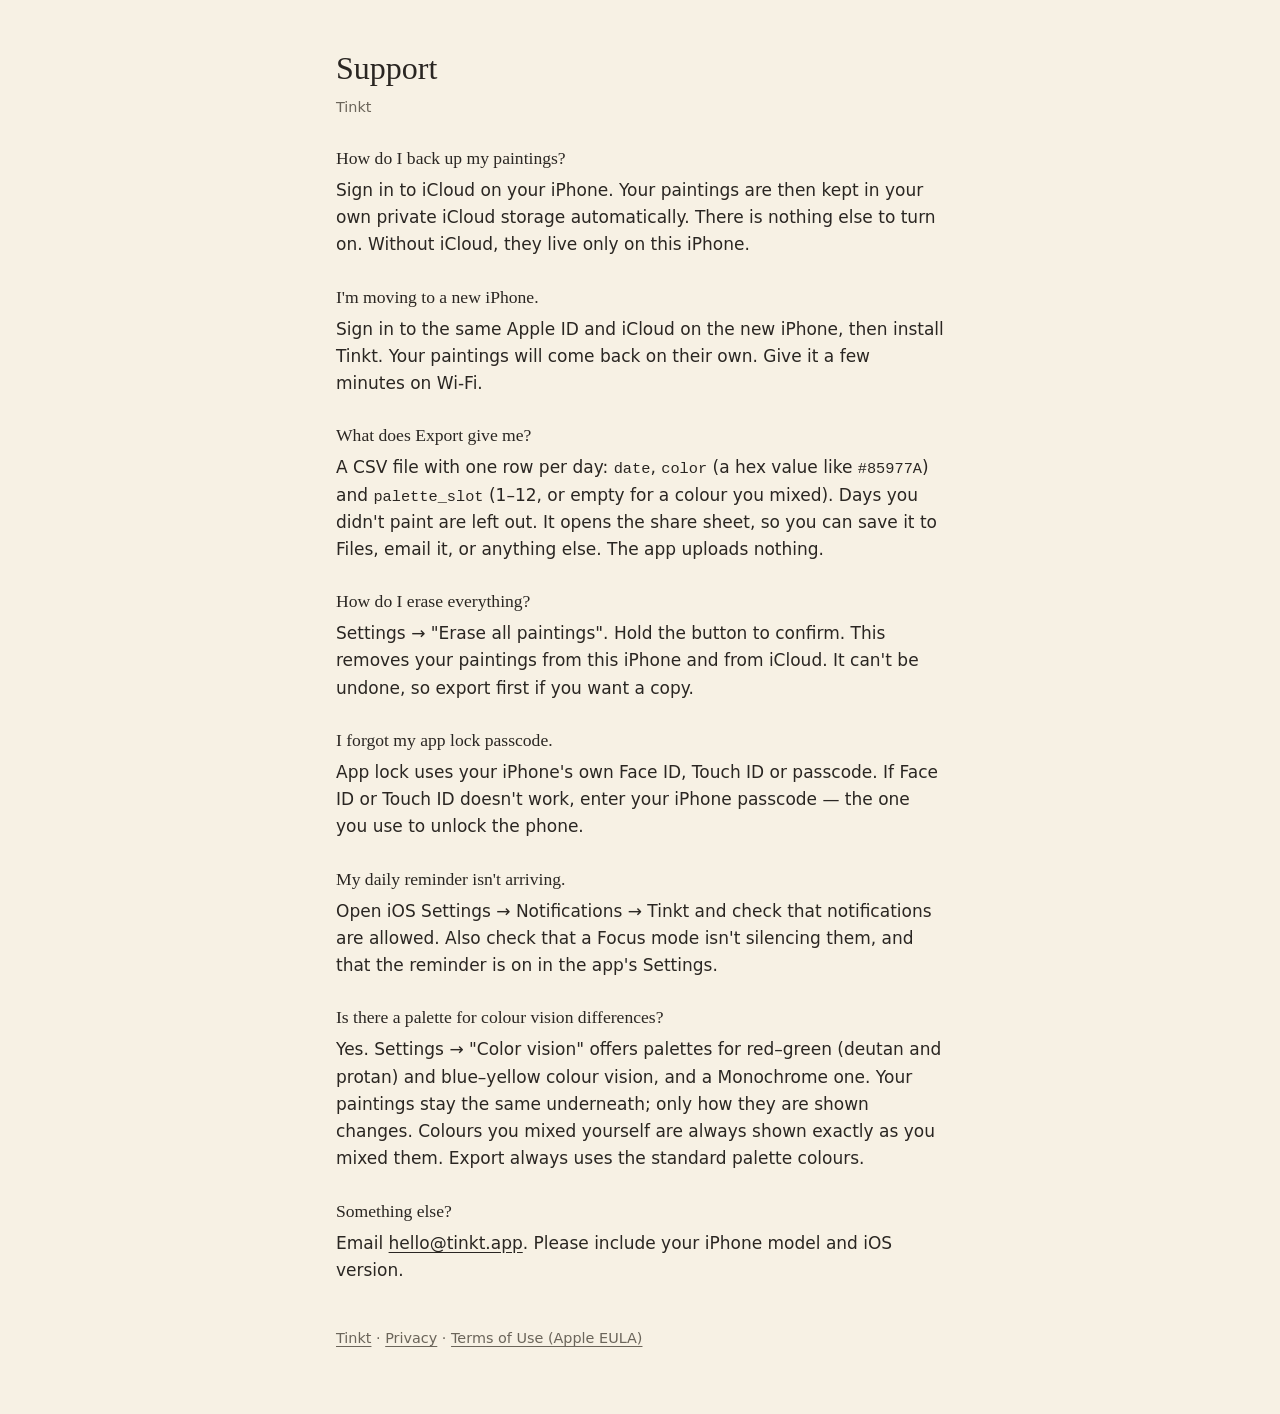
<file: support.html>
<!doctype html>
<html lang="en">
<head>
<script>try{if(localStorage.getItem("theme")==="dark")document.documentElement.dataset.theme="dark"}catch(e){}</script>
<meta charset="utf-8">
<meta name="viewport" content="width=device-width, initial-scale=1">
<title>Support · Tinkt</title>
<link rel="stylesheet" href="style.css?v=9">
</head>
<body>
<main>
<h1>Support</h1>
<p class="meta">Tinkt</p>

<h3>How do I back up my paintings?</h3>
<p>Sign in to iCloud on your iPhone. Your paintings are then kept in your own private iCloud storage automatically. There is nothing else to turn on. Without iCloud, they live only on this iPhone.</p>

<h3>I'm moving to a new iPhone.</h3>
<p>Sign in to the same Apple ID and iCloud on the new iPhone, then install Tinkt. Your paintings will come back on their own. Give it a few minutes on Wi-Fi.</p>

<h3>What does Export give me?</h3>
<p>A CSV file with one row per day: <code>date</code>, <code>color</code> (a hex value like <code>#85977A</code>) and <code>palette_slot</code> (1–12, or empty for a colour you mixed). Days you didn't paint are left out. It opens the share sheet, so you can save it to Files, email it, or anything else. The app uploads nothing.</p>

<h3>How do I erase everything?</h3>
<p>Settings → "Erase all paintings". Hold the button to confirm. This removes your paintings from this iPhone and from iCloud. It can't be undone, so export first if you want a copy.</p>

<h3>I forgot my app lock passcode.</h3>
<p>App lock uses your iPhone's own Face ID, Touch ID or passcode. If Face ID or Touch ID doesn't work, enter your iPhone passcode — the one you use to unlock the phone.</p>

<h3>My daily reminder isn't arriving.</h3>
<p>Open iOS Settings → Notifications → Tinkt and check that notifications are allowed. Also check that a Focus mode isn't silencing them, and that the reminder is on in the app's Settings.</p>

<h3>Is there a palette for colour vision differences?</h3>
<p>Yes. Settings → "Color vision" offers palettes for red–green (deutan and protan) and blue–yellow colour vision, and a Monochrome one. Your paintings stay the same underneath; only how they are shown changes. Colours you mixed yourself are always shown exactly as you mixed them. Export always uses the standard palette colours.</p>

<h3>Something else?</h3>
<p>Email <a href="mailto:hello@tinkt.app">hello@tinkt.app</a>. Please include your iPhone model and iOS version.</p>

<footer><a href="index.html">Tinkt</a> · <a href="privacy.html">Privacy</a> · <a href="https://www.apple.com/legal/internet-services/itunes/dev/stdeula/">Terms of Use (Apple EULA)</a></footer>
</main>
</body>
</html>
</file>
<file: style.css>
/* Tokens = the app's Assets.xcassets (light / dark). */
:root {
  --paper: #F7F1E4;
  --ink: #2A2622;
  --soft: #6B655A;
  --faint: #746D5E;
  --vessel: #C8C1B4;
  --rule: rgba(42, 38, 34, 0.14);
  --bezel: #1E1B17;
  --ease: cubic-bezier(0.22, 1, 0.36, 1);
  --serif: "New York", ui-serif, "Iowan Old Style", Georgia, "Times New Roman", serif;
  color-scheme: light;
}

/* Dark only when the visitor picks it (toggle in the header). */
:root[data-theme="dark"] {
  --paper: #16140F;
  --ink: #EFE7D4;
  --soft: #BAB19C;
  --faint: #9A907E;
  --vessel: #3A362F;
  --rule: rgba(239, 231, 212, 0.16);
  --bezel: #3A362F;
  color-scheme: dark;
}

@font-face {
  font-family: "Nanum Myeongjo";
  src: url("assets/nanum-myeongjo-sub.woff2") format("woff2");
  font-display: swap;
}

* { box-sizing: border-box; }

body {
  margin: 0;
  background: var(--paper);
  color: var(--ink);
  font: 17px/1.6 -apple-system, BlinkMacSystemFont, "Segoe UI", system-ui, "Apple SD Gothic Neo", "Noto Sans KR", sans-serif;
  -webkit-text-size-adjust: 100%;
}

main {
  max-width: 640px;
  margin: 0 auto;
  padding: 48px 16px 64px;
}

h1, h2, h3 {
  font-family: var(--serif);
  font-weight: 500;
  line-height: 1.25;
}
:lang(ko) :is(h1, h2, h3, .label) { font-family: "Nanum Myeongjo", var(--serif); }
:lang(ko) { word-break: keep-all; }
:lang(ko) .hero h1 { line-height: 1.3; letter-spacing: 0; }

h1 { font-size: 2rem; margin: 0 0 0.25em; }
h2 { font-size: 1.35rem; margin: 2.2em 0 0.5em; padding-top: 1.2em; border-top: 1px solid var(--rule); }
h3 { font-size: 1.1rem; margin: 1.6em 0 0.4em; }

p, li { margin: 0 0 0.8em; }
ul { padding-left: 1.2em; }

a { color: inherit; text-underline-offset: 3px; }

.meta, .soft { color: var(--soft); }
.meta { font-size: 0.9rem; margin-bottom: 2em; }

code { font: 0.9em ui-monospace, SFMono-Regular, Menlo, monospace; }

table { width: 100%; border-collapse: collapse; font-size: 0.92rem; margin: 0 0 1em; }
th, td { text-align: left; vertical-align: top; padding: 8px 6px; border-bottom: 1px solid var(--rule); }
th { font-weight: 600; }
.scroll { overflow-x: auto; }

footer { margin-top: 3em; font-size: 0.9rem; color: var(--soft); }

/* ───────── Homepage ───────── */

.home main { max-width: none; padding: 0; }
.home section { padding: clamp(96px, 18vh, 180px) 16px; text-align: center; }
.home h2 { border: 0; padding: 0; margin: 0 0 0.4em; font-size: clamp(1.9rem, 6vw, 2.8rem); letter-spacing: -0.01em; }
.home .lede { max-width: 26em; margin: 0 auto; color: var(--soft); font-size: 1.08rem; text-wrap: balance; }

.top { display: flex; justify-content: space-between; align-items: center; max-width: 1080px; margin: 0 auto; padding: 20px 16px; font-size: 0.95rem; }
.top .mark { font-family: var(--serif); font-size: 1.35rem; text-decoration: none; display: flex; align-items: center; gap: 10px; }
.top .mark img { width: 30px; height: 30px; border-radius: 7px; }
/* Header pickers: native selects dressed as quiet pills. */
.pickers { display: flex; gap: 8px; }
.pick { position: relative; display: inline-flex; align-items: center; }
.pick select {
  -webkit-appearance: none; appearance: none;
  font: inherit; font-size: 0.88rem; color: var(--ink);
  background: transparent; border: 1px solid var(--rule); border-radius: 999px;
  padding: 6px 28px 6px 31px; cursor: pointer;
  transition: background-color .4s var(--ease), border-color .4s var(--ease);
}
.pick select:hover { background: color-mix(in srgb, var(--ink) 5%, transparent); border-color: color-mix(in srgb, var(--ink) 24%, transparent); }
.pick select:focus-visible { outline: 2px solid var(--ink); outline-offset: 2px; }
.pick svg { position: absolute; pointer-events: none; color: var(--soft); }
.pick .ico { left: 11px; width: 15px; height: 15px; }
.pick .chev { right: 10px; width: 10px; height: 10px; }

/* Hero */
.hero { padding-top: clamp(32px, 8vh, 88px) !important; padding-bottom: 0 !important; overflow: hidden; }
.hero h1 { font-size: clamp(2.6rem, 9vw, 4.6rem); letter-spacing: -0.02em; line-height: 1.12; margin: 0 0 0.35em; text-wrap: balance; }
.get { display: inline-flex; align-items: center; gap: 8px; margin: 28px 0 0; padding: 13px 24px; border-radius: 999px; background: var(--ink); color: var(--paper); text-decoration: none; font-weight: 600; font-size: 1rem; transition: opacity .3s var(--ease); }
.get:hover { opacity: 0.85; }
.get:focus-visible { outline: 2px solid var(--ink); outline-offset: 3px; }
.fine { margin-top: 12px; font-size: 0.85rem; color: var(--faint); }

.phone {
  position: relative;
  width: min(76vw, 340px);
  margin: clamp(48px, 8vh, 80px) auto 0;
  padding: 11px 11px 0;
  background: var(--bezel);
  border-radius: 56px 56px 0 0;
  -webkit-mask-image: linear-gradient(#000 72%, transparent);
          mask-image: linear-gradient(#000 72%, transparent);
}
.phone video, .phone img { display: block; width: 100%; height: auto; aspect-ratio: 496 / 1082; object-fit: cover; object-position: top; border-radius: 45px 45px 0 0; background: var(--paper); }

/* Paintings (drawn by paint.js) */
.painting { display: block; margin: 0 auto; width: 100%; }
.painting { mix-blend-mode: multiply; }
[data-theme="dark"] .painting { mix-blend-mode: screen; }

.how { padding-bottom: 0 !important; }
.morph { height: 420vh; margin-top: 24px; }
.stage { position: sticky; top: 0; height: 100vh; height: 100svh; display: grid; grid-template-rows: 1fr auto; padding: 24px 0 clamp(32px, 8vh, 72px); }
.stage canvas { width: 100%; height: 100%; min-height: 0; }
.caps-stack { display: grid; }
.cap { grid-area: 1 / 1; opacity: 0; }
.cap:first-child { opacity: 1; }
.cap .label { font-family: var(--serif); font-size: 1.35rem; margin: 0 0 4px; }
.cap .note { color: var(--soft); margin: 0 auto; max-width: 22em; }

/* Still water */
.water .phone { width: min(64vw, 280px); }

/* iPhone Duo */
.kicker { margin: 0 0 12px; font-size: 0.8rem; letter-spacing: 0.12em; text-transform: uppercase; color: var(--faint); }

/* Share */
.frames { display: flex; justify-content: center; align-items: flex-end; gap: clamp(10px, 3vw, 28px); margin: 56px auto 0; max-width: 640px; }
.frame { background: var(--paper); border: 1px solid var(--rule); border-radius: 10px; box-shadow: 0 18px 40px -24px rgba(42, 38, 34, 0.35); display: grid; place-items: center; padding: 6%; overflow: hidden; }
.frame canvas { width: 100%; }
.frame.square { width: 30%; aspect-ratio: 1; }
.frame.story { width: 22%; aspect-ratio: 9 / 16; }
.frame.wall { width: 20%; aspect-ratio: 9 / 19.5; border-radius: 16px; }
.caps { display: flex; justify-content: center; gap: clamp(10px, 3vw, 28px); max-width: 640px; margin: 10px auto 0; color: var(--faint); font-size: 0.85rem; }
.caps span { width: 30%; } .caps span:nth-child(2) { width: 22%; } .caps span:nth-child(3) { width: 20%; }

/* Privacy */
.promises { list-style: none; padding: 0; margin: 40px auto 0; max-width: 30em; }
.promises li { font-family: var(--serif); font-size: clamp(1.35rem, 4.4vw, 1.75rem); line-height: 1.3; margin: 0 0 0.45em; }
.extras { max-width: 30em; margin: 56px auto 0; padding-top: 28px; border-top: 1px solid var(--rule); color: var(--soft); font-size: 0.98rem; }
.extras p { margin: 0 0 0.4em; }

.end { padding-bottom: 72px !important; }
.end img { width: 84px; height: 84px; border-radius: 19px; }

.home footer { max-width: 1080px; margin: 0 auto; padding: 28px 16px 40px; border-top: 1px solid var(--rule); display: flex; flex-wrap: wrap; gap: 8px 22px; justify-content: center; }
.home footer a { text-decoration: none; }
.home footer a:hover { text-decoration: underline; }

/* Reveal: a slow wash in. */
.reveal { opacity: 0; transform: translateY(14px); transition: opacity 1.6s var(--ease), transform 1.6s var(--ease); }
.reveal.in { opacity: 1; transform: none; }
@media (prefers-reduced-motion: reduce) {
  .reveal { opacity: 1; transform: none; transition: none; }
}

/* Official App Store badge: black on light, white on dark. */
.badge { display: inline-block; margin: 28px 0 0; border-radius: 9px; line-height: 0; }
.badge img { height: 48px; width: auto; }
.badge .wht, [data-theme="dark"] .badge .blk { display: none; }
[data-theme="dark"] .badge .wht { display: inline; }
.badge:focus-visible { outline: 2px solid var(--ink); outline-offset: 3px; }

/* iPhone Duo you can fold, modelled on Apple's own Duo page: the LEFT half is hinged on its right edge
   and folds over the right half. Its back carries the outer display, so closed you see the outer
   screen with the hinge on the left. paint.js springs the hinge angle and tilts the device as it swings. */
.duo { padding-bottom: 0 !important; }
.duo-scroll { height: 260vh; margin-top: 8px; }
.duo-stage { position: sticky; top: 0; height: 100vh; height: 100svh; display: grid; place-items: center; }
.duo-try { --sh: min(calc(min(100vw - 48px, 740px) / 1.46), 62svh); --bz: max(4px, calc(var(--sh) * 0.016)); --r: calc(var(--sh) * 0.05);
  --R: calc(var(--r) + var(--bz)); --P: calc(var(--sh) * 0.71075 + var(--bz)); --H: calc(var(--sh) + 2 * var(--bz)); }
.duo-try .dev { display: block; width: calc(2 * var(--P)); height: var(--H); perspective: calc(var(--sh) * 5); perspective-origin: 50% 45%; }
.duo-try .rig { position: relative; display: block; width: 100%; height: 100%; transform-style: preserve-3d; transform: translateX(-25%); will-change: transform; }
.duo-try .pl, .duo-try .pr { position: absolute; top: 0; display: block; width: var(--P); height: var(--H); transform-style: preserve-3d; }
.duo-try .pl { left: 0; transform-origin: 100% 50%; transform: rotateY(180deg) translateZ(-1.5px); }
.duo-try .pr { left: var(--P); }
.duo-try .face { position: absolute; inset: 0; display: block; background: var(--bezel); -webkit-backface-visibility: hidden; backface-visibility: hidden; }
.duo-try .pl .in { padding: var(--bz) 0 var(--bz) var(--bz); border-radius: var(--R) 0 0 var(--R); }
.duo-try .pr .in { padding: var(--bz) var(--bz) var(--bz) 0; border-radius: 0 var(--R) var(--R) 0; }
.duo-try .out, .duo-try .back { transform: rotateY(180deg); }
.duo-try .out { padding: var(--bz); border-radius: calc(var(--R) * .35) var(--R) var(--R) calc(var(--R) * .35); }
.duo-try .back { border-radius: var(--R) calc(var(--R) * .35) calc(var(--R) * .35) var(--R); }
.duo-try .scr { position: relative; display: block; width: 100%; height: 100%; overflow: hidden; background: var(--paper); }
.duo-try .pl .in .scr { border-radius: var(--r) 0 0 var(--r); }
.duo-try .pr .in .scr { border-radius: 0 var(--r) var(--r) 0; }
.duo-try .out .scr { border-radius: calc(var(--r) * .3) var(--r) var(--r) calc(var(--r) * .3); }
.duo-try .in img { position: absolute; top: 0; height: 100%; width: 200%; max-width: none; }
.duo-try .pl .in img { left: 0; }
.duo-try .pr .in img { right: 0; }
.duo-try .out img { display: block; width: 100%; height: 100%; object-fit: cover; }
.duo-try .spine { position: absolute; left: 0; top: 4%; bottom: 4%; width: calc(var(--bz) * 1.2); border-radius: 2px;
  background: linear-gradient(90deg, var(--bezel), color-mix(in srgb, var(--bezel), #fff 18%), var(--bezel)); }
.duo-try .shade { position: absolute; inset: 0; border-radius: inherit; background: #000; opacity: 0; pointer-events: none; }
</file>
